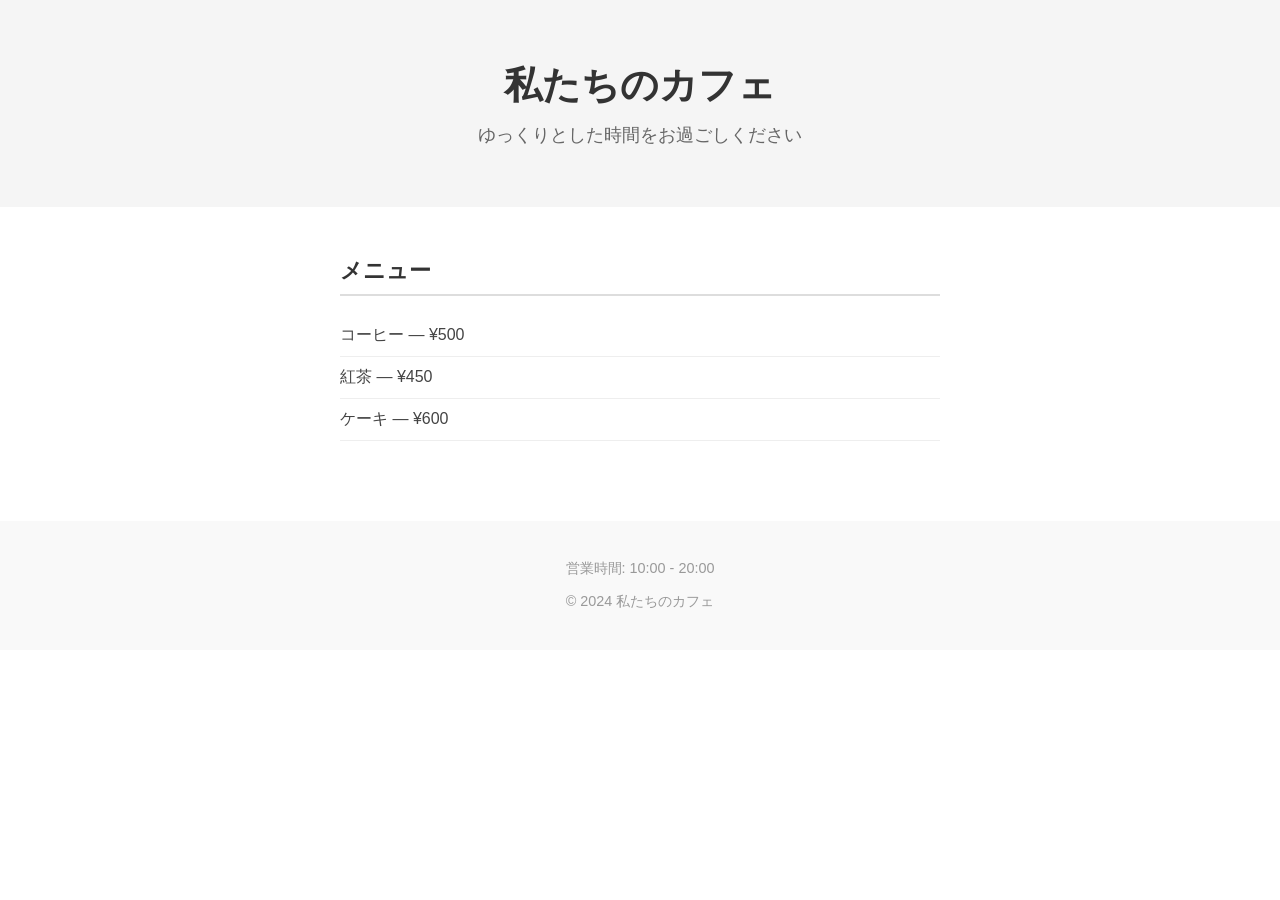
<file: conflict-resolve-challenge/top-paage.html>
<!DOCTYPE html>
<html lang="ja">
  <head>
    <meta charset="UTF-8" />
    <title>私たちのカフェ</title>
    <style>
      body {
        font-family: sans-serif;
        background-color: #ffffff;
        color: #333333;
        margin: 0;
        padding: 0;
      }

      /* ヒーローセクション */
      .hero {
        background-color: #f5f5f5;
        padding: 60px 40px;
        text-align: center;
      }

      h1 {
        font-size: 2.4rem;
        color: #333333;
        margin: 0 0 12px;
      }

      .tagline {
        font-size: 1.1rem;
        color: #666666;
        margin: 0;
      }

      /* メニューセクション */
      .menu-section {
        max-width: 600px;
        margin: 48px auto;
        padding: 0 24px;
      }

      .menu-section h2 {
        font-size: 1.4rem;
        color: #333333;
        border-bottom: 2px solid #dddddd;
        padding-bottom: 8px;
      }

      .menu-section ul {
        list-style: none;
        padding: 0;
      }

      .menu-section li {
        padding: 10px 0;
        border-bottom: 1px solid #eeeeee;
        color: #444444;
      }

      /* フッター */
      footer {
        margin-top: 80px;
        padding: 24px;
        text-align: center;
        background-color: #f9f9f9;
        color: #999999;
        font-size: 0.9rem;
      }
    </style>
  </head>
  <body>
    <div class="hero">
      <h1>私たちのカフェ</h1>
      <p class="tagline">ゆっくりとした時間をお過ごしください</p>
    </div>

    <div class="menu-section">
      <h2>メニュー</h2>
      <ul>
        <li>コーヒー — ¥500</li>
        <li>紅茶 — ¥450</li>
        <li>ケーキ — ¥600</li>
      </ul>
    </div>

    <footer>
      <p>営業時間: 10:00 - 20:00</p>
      <p>© 2024 私たちのカフェ</p>
    </footer>
  </body>
</html>
</file>
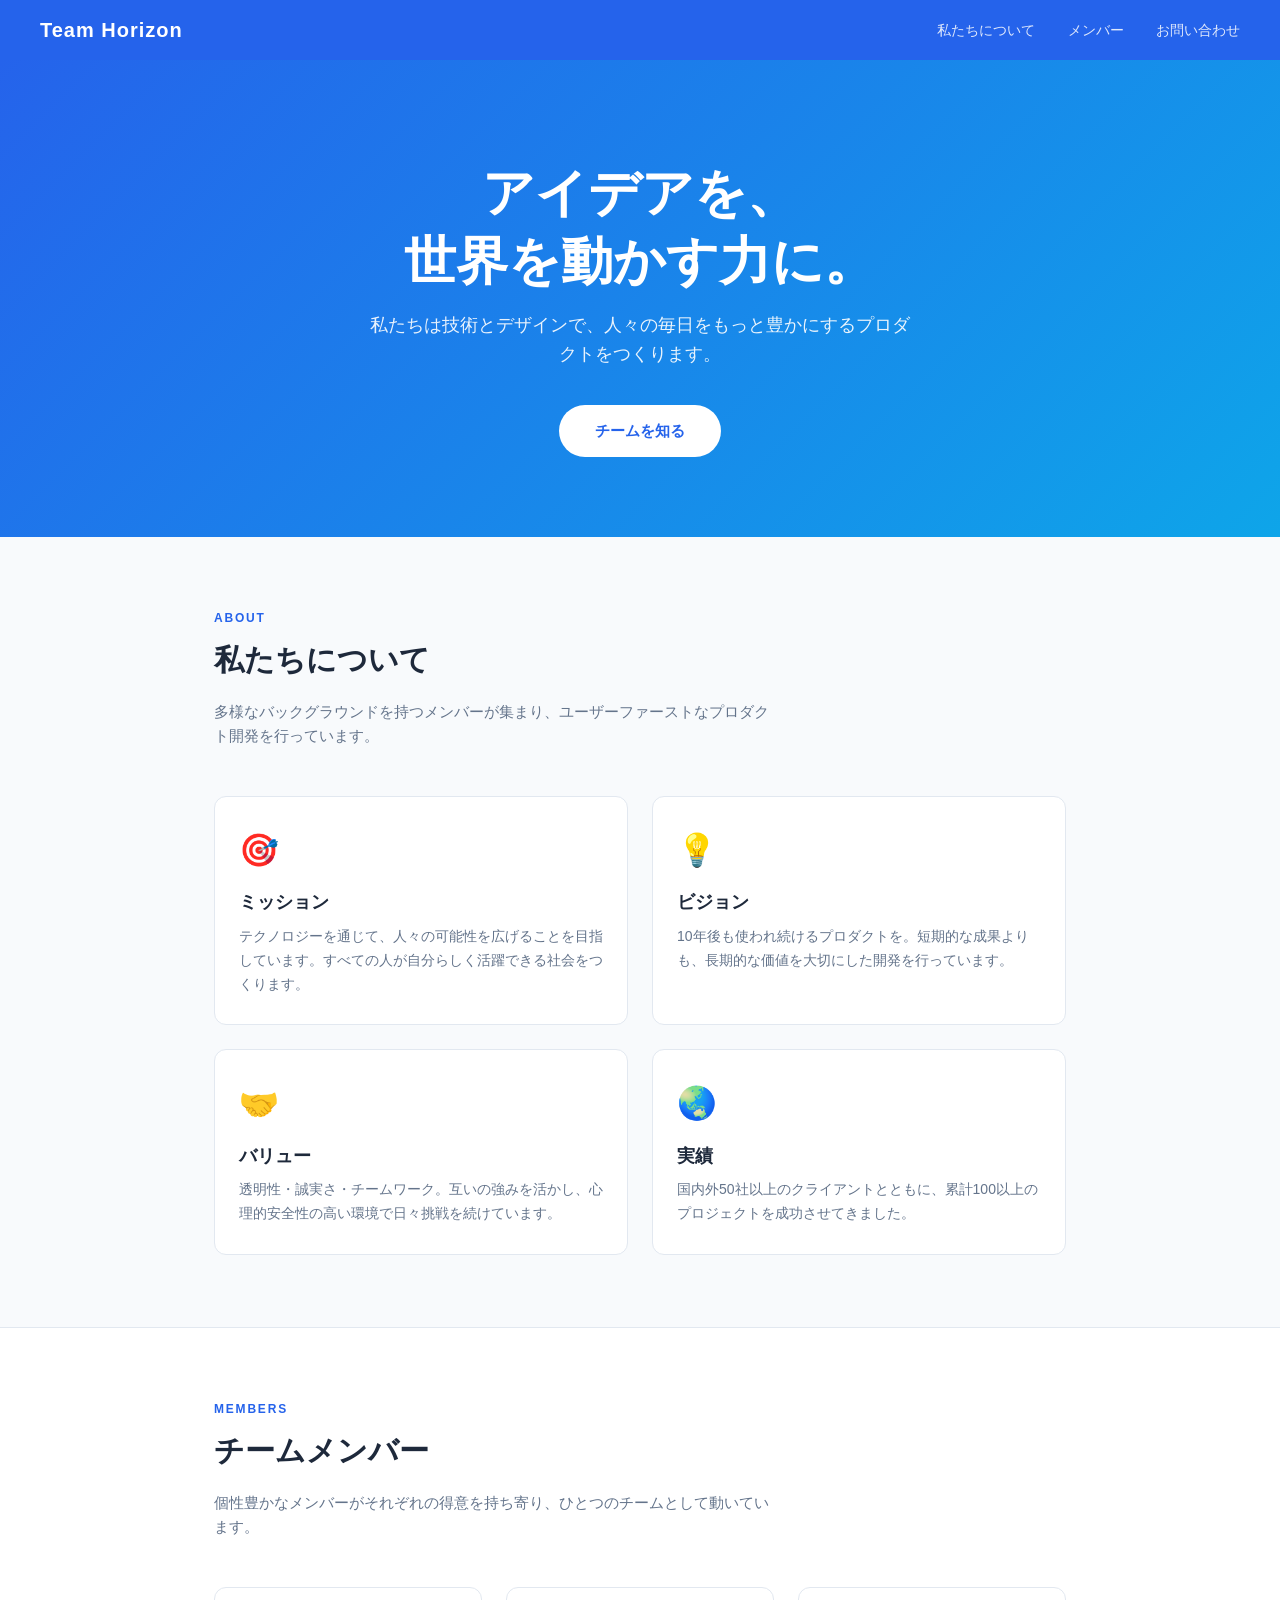
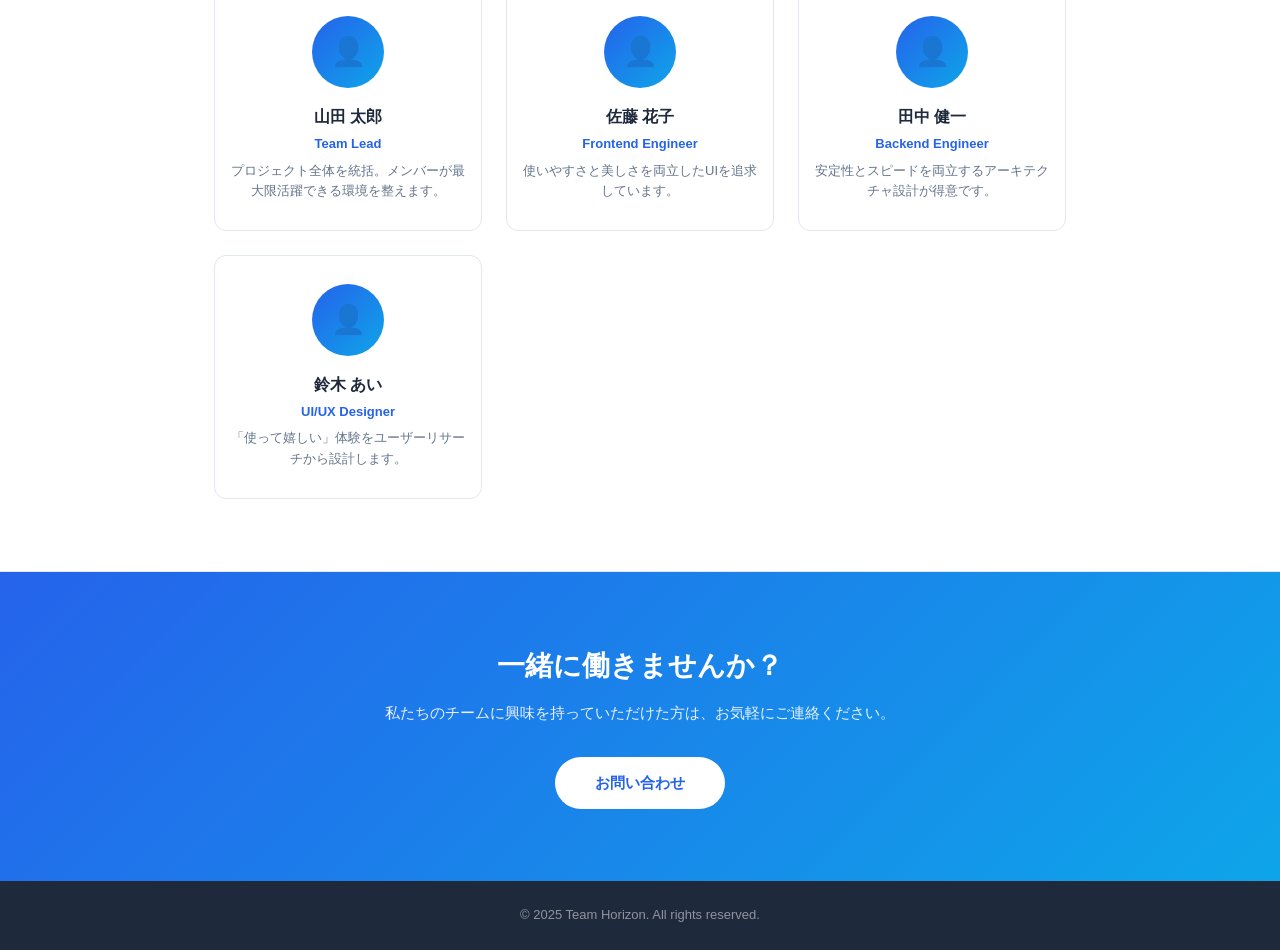
<file: conflict-resolve-challenge/top-page.html>
<!DOCTYPE html>
<html lang="ja">
  <head>
    <meta charset="UTF-8" />
    <meta name="viewport" content="width=device-width, initial-scale=1.0" />
    <title>Team Horizon</title>
    <style>
      /* ============================================
       編集ポイント A：テーマカラーを変えてみよう
       好きな色コードに書き換えてください
       例） 青 → #2563eb  緑 → #16a34a  紫 → #7c3aed
    ============================================ */
      :root {
        --color-primary: #2563eb; /* メインカラー（ナビ・ボタン・見出し） */
        --color-accent: #0ea5e9; /* アクセントカラー（グラデーション） */
        --color-bg: #f8fafc; /* ページ背景 */
        --color-text: #1e293b; /* 本文テキスト */
        --color-muted: #64748b; /* サブテキスト */
      }

      *,
      *::before,
      *::after {
        margin: 0;
        padding: 0;
        box-sizing: border-box;
      }

      body {
        font-family: "Hiragino Sans", "Meiryo", sans-serif;
        background: var(--color-bg);
        color: var(--color-text);
        line-height: 1.6;
      }

      /* ナビゲーション */
      nav {
        background: var(--color-primary);
        padding: 0 40px;
        display: flex;
        align-items: center;
        justify-content: space-between;
        height: 60px;
        position: sticky;
        top: 0;
        z-index: 100;
      }

      .nav-logo {
        color: #fff;
        font-size: 20px;
        font-weight: bold;
        letter-spacing: 0.05em;
        text-decoration: none;
      }

      .nav-links a {
        color: rgba(255, 255, 255, 0.85);
        text-decoration: none;
        margin-left: 28px;
        font-size: 14px;
        transition: color 0.2s;
      }

      .nav-links a:hover {
        color: #fff;
      }

      /* ヒーローセクション */
      .hero {
        background: linear-gradient(
          135deg,
          var(--color-primary),
          var(--color-accent)
        );
        color: #fff;
        text-align: center;
        padding: 100px 24px 80px;
      }

      .hero h1 {
        font-size: clamp(28px, 5vw, 52px);
        font-weight: bold;
        line-height: 1.3;
        margin-bottom: 16px;
      }

      .hero p {
        font-size: 18px;
        opacity: 0.9;
        max-width: 540px;
        margin: 0 auto 36px;
      }

      .hero-btn {
        display: inline-block;
        background: #fff;
        color: var(--color-primary);
        font-weight: bold;
        font-size: 15px;
        padding: 14px 36px;
        border-radius: 50px;
        text-decoration: none;
        transition: transform 0.2s, box-shadow 0.2s;
      }

      .hero-btn:hover {
        transform: translateY(-2px);
        box-shadow: 0 8px 20px rgba(0, 0, 0, 0.15);
      }

      /* セクション共通 */
      section {
        max-width: 900px;
        margin: 0 auto;
        padding: 72px 24px;
      }

      .section-label {
        font-size: 12px;
        font-weight: bold;
        letter-spacing: 0.15em;
        color: var(--color-primary);
        text-transform: uppercase;
        margin-bottom: 8px;
      }

      .section-title {
        font-size: 30px;
        font-weight: bold;
        margin-bottom: 16px;
      }

      .section-lead {
        color: var(--color-muted);
        font-size: 15px;
        max-width: 560px;
        margin-bottom: 48px;
      }

      /* 私たちについてカード */
      .about-grid {
        display: grid;
        grid-template-columns: 1fr 1fr;
        gap: 24px;
      }

      @media (max-width: 600px) {
        .about-grid {
          grid-template-columns: 1fr;
        }
      }

      .about-card {
        background: #fff;
        border: 1px solid #e2e8f0;
        border-radius: 12px;
        padding: 28px 24px;
      }

      .about-card-icon {
        font-size: 32px;
        margin-bottom: 12px;
      }

      .about-card h3 {
        font-size: 18px;
        font-weight: bold;
        margin-bottom: 8px;
      }

      .about-card p {
        font-size: 14px;
        color: var(--color-muted);
        line-height: 1.7;
      }

      /* メンバーセクション */
      .members-section {
        background: #fff;
        border-top: 1px solid #e2e8f0;
        border-bottom: 1px solid #e2e8f0;
      }

      .members-grid {
        display: grid;
        grid-template-columns: repeat(auto-fit, minmax(200px, 1fr));
        gap: 24px;
      }

      .member-card {
        text-align: center;
        padding: 28px 16px;
        border: 1px solid #e2e8f0;
        border-radius: 12px;
        transition: box-shadow 0.2s;
      }

      .member-card:hover {
        box-shadow: 0 4px 16px rgba(0, 0, 0, 0.08);
      }

      .member-avatar {
        width: 72px;
        height: 72px;
        border-radius: 50%;
        background: linear-gradient(
          135deg,
          var(--color-primary),
          var(--color-accent)
        );
        display: flex;
        align-items: center;
        justify-content: center;
        font-size: 28px;
        margin: 0 auto 16px;
        color: #fff;
      }

      .member-name {
        font-size: 16px;
        font-weight: bold;
        margin-bottom: 4px;
      }
      .member-role {
        font-size: 13px;
        color: var(--color-primary);
        font-weight: bold;
        margin-bottom: 6px;
      }
      .member-bio {
        font-size: 13px;
        color: var(--color-muted);
        line-height: 1.6;
      }

      /* お問い合わせ */
      .contact-section {
        text-align: center;
        background: linear-gradient(
          135deg,
          var(--color-primary),
          var(--color-accent)
        );
        color: #fff;
        padding: 72px 24px;
      }

      .contact-section h2 {
        font-size: 28px;
        font-weight: bold;
        margin-bottom: 12px;
      }
      .contact-section p {
        opacity: 0.9;
        margin-bottom: 32px;
        font-size: 15px;
      }

      .contact-btn {
        display: inline-block;
        background: #fff;
        color: var(--color-primary);
        font-weight: bold;
        padding: 14px 40px;
        border-radius: 50px;
        text-decoration: none;
        font-size: 15px;
      }

      /* フッター */
      footer {
        background: var(--color-text);
        color: rgba(255, 255, 255, 0.5);
        text-align: center;
        padding: 24px;
        font-size: 13px;
      }
    </style>
  </head>
  <body>
    <!-- ナビゲーション -->
    <nav>
      <!-- ============================================
         編集ポイント B：チーム名・会社名を変えよう
    ============================================ -->
      <a href="#" class="nav-logo">Team Horizon</a>
      <div class="nav-links">
        <a href="#about">私たちについて</a>
        <a href="#members">メンバー</a>
        <a href="#contact">お問い合わせ</a>
      </div>
    </nav>

    <!-- ヒーローセクション -->
    <div class="hero">
      <!-- ============================================
         編集ポイント C：キャッチコピーを変えよう
    ============================================ -->
      <h1>アイデアを、<br />世界を動かす力に。</h1>

      <!-- ============================================
         編集ポイント D：サブコピーを変えよう
    ============================================ -->
      <p>
        私たちは技術とデザインで、人々の毎日をもっと豊かにするプロダクトをつくります。
      </p>

      <a href="#about" class="hero-btn">チームを知る</a>
    </div>

    <!-- 私たちについて -->
    <section id="about">
      <div class="section-label">About</div>
      <h2 class="section-title">私たちについて</h2>
      <p class="section-lead">
        多様なバックグラウンドを持つメンバーが集まり、ユーザーファーストなプロダクト開発を行っています。
      </p>

      <div class="about-grid">
        <!-- ============================================
           編集ポイント E：カードのタイトルと説明を変えよう
      ============================================ -->
        <div class="about-card">
          <div class="about-card-icon">🎯</div>
          <h3>ミッション</h3>
          <p>
            テクノロジーを通じて、人々の可能性を広げることを目指しています。すべての人が自分らしく活躍できる社会をつくります。
          </p>
        </div>

        <div class="about-card">
          <div class="about-card-icon">💡</div>
          <h3>ビジョン</h3>
          <p>
            10年後も使われ続けるプロダクトを。短期的な成果よりも、長期的な価値を大切にした開発を行っています。
          </p>
        </div>

        <div class="about-card">
          <div class="about-card-icon">🤝</div>
          <h3>バリュー</h3>
          <p>
            透明性・誠実さ・チームワーク。互いの強みを活かし、心理的安全性の高い環境で日々挑戦を続けています。
          </p>
        </div>

        <div class="about-card">
          <div class="about-card-icon">🌏</div>
          <h3>実績</h3>
          <p>
            国内外50社以上のクライアントとともに、累計100以上のプロジェクトを成功させてきました。
          </p>
        </div>
      </div>
    </section>

    <!-- メンバー -->
    <div class="members-section" id="members">
      <section>
        <div class="section-label">Members</div>
        <h2 class="section-title">チームメンバー</h2>
        <p class="section-lead">
          個性豊かなメンバーがそれぞれの得意を持ち寄り、ひとつのチームとして動いています。
        </p>

        <div class="members-grid">
          <!-- ============================================
             編集ポイント F：名前・役職・自己紹介を変えよう
        ============================================ -->
          <div class="member-card">
            <div class="member-avatar">👤</div>
            <div class="member-name">山田 太郎</div>
            <div class="member-role">Team Lead</div>
            <div class="member-bio">
              プロジェクト全体を統括。メンバーが最大限活躍できる環境を整えます。
            </div>
          </div>

          <div class="member-card">
            <div class="member-avatar">👤</div>
            <div class="member-name">佐藤 花子</div>
            <div class="member-role">Frontend Engineer</div>
            <div class="member-bio">
              使いやすさと美しさを両立したUIを追求しています。
            </div>
          </div>

          <div class="member-card">
            <div class="member-avatar">👤</div>
            <div class="member-name">田中 健一</div>
            <div class="member-role">Backend Engineer</div>
            <div class="member-bio">
              安定性とスピードを両立するアーキテクチャ設計が得意です。
            </div>
          </div>

          <div class="member-card">
            <div class="member-avatar">👤</div>
            <div class="member-name">鈴木 あい</div>
            <div class="member-role">UI/UX Designer</div>
            <div class="member-bio">
              「使って嬉しい」体験をユーザーリサーチから設計します。
            </div>
          </div>
        </div>
      </section>
    </div>

    <!-- お問い合わせ -->
    <div class="contact-section" id="contact">
      <h2>一緒に働きませんか？</h2>
      <p>
        私たちのチームに興味を持っていただけた方は、お気軽にご連絡ください。
      </p>
      <a href="mailto:hello@team-horizon.example" class="contact-btn"
        >お問い合わせ</a
      >
    </div>

    <!-- フッター -->
    <footer>
      <p>&copy; 2025 Team Horizon. All rights reserved.</p>
    </footer>
  </body>
</html>
</file>
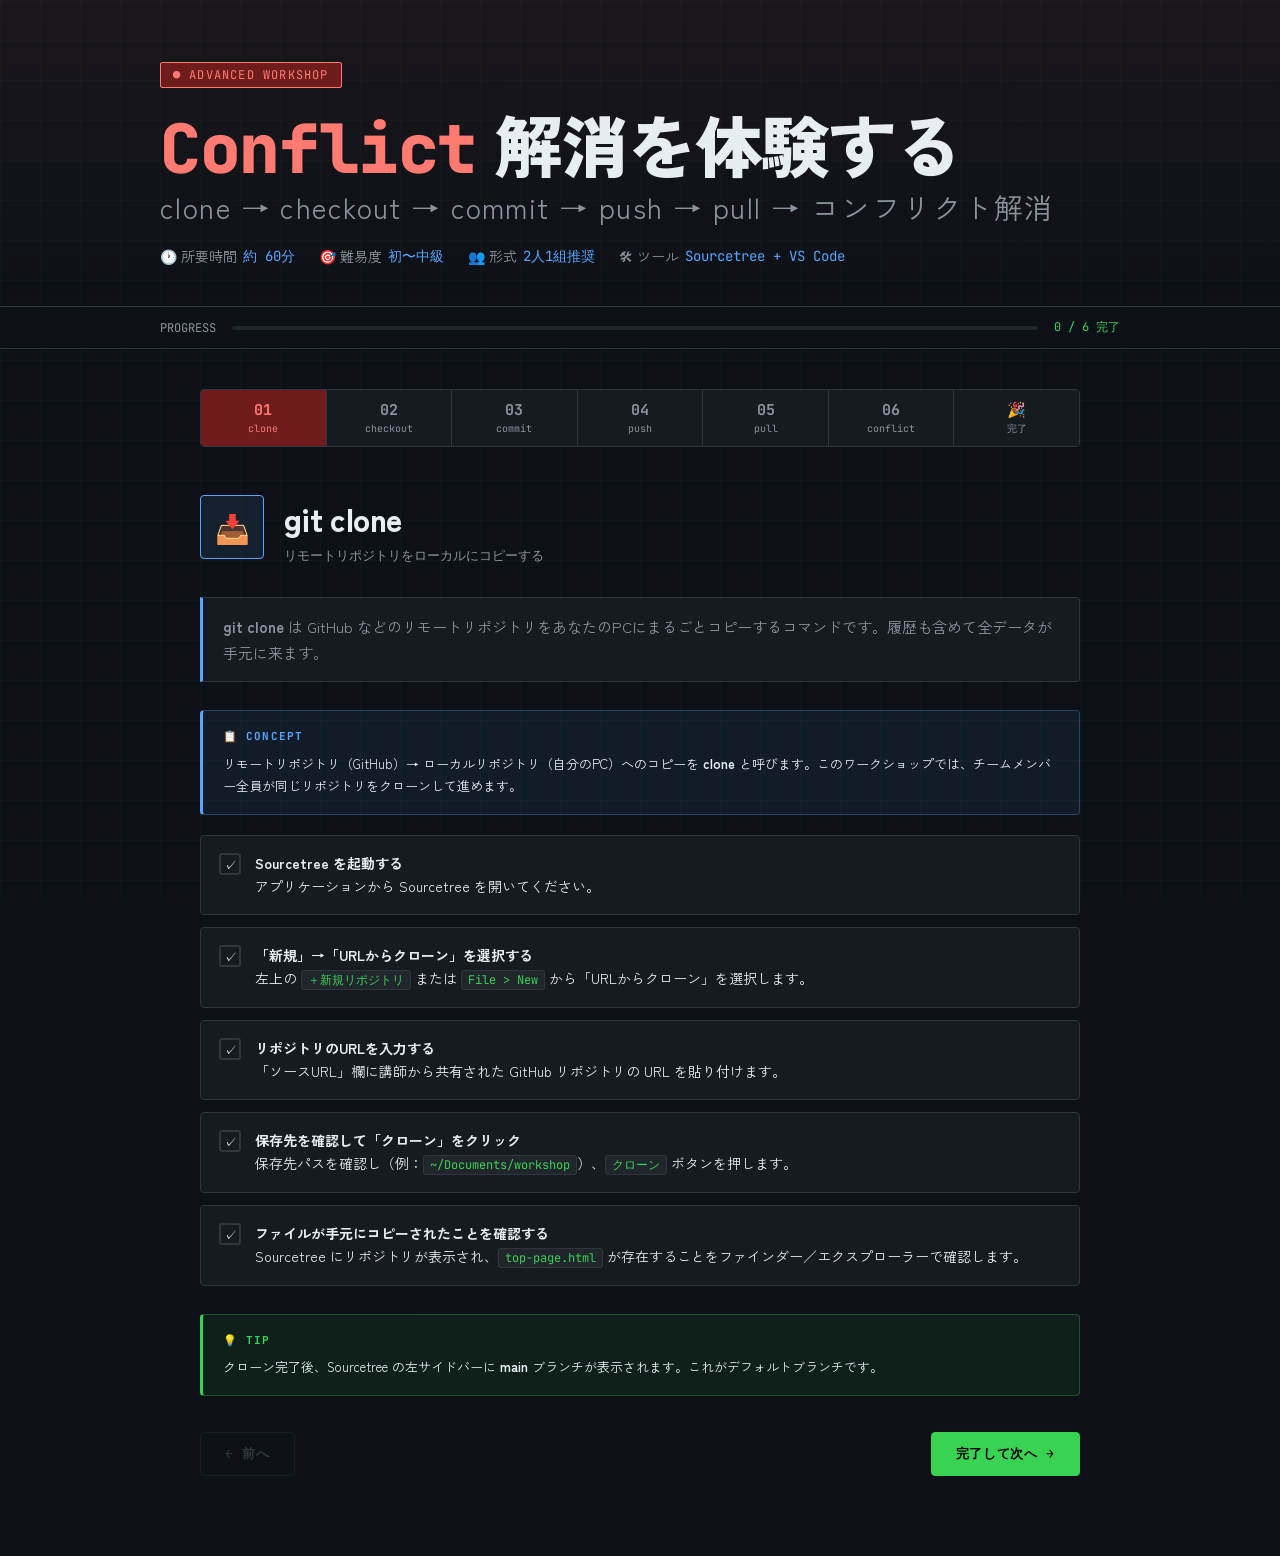
<file: conflict-resolve-challenge/workshop.html>
<!DOCTYPE html>
<html lang="ja">
  <head>
    <meta charset="UTF-8" />
    <meta name="viewport" content="width=device-width, initial-scale=1.0" />
    <title>Git Workshop — コンフリクト解消を体験する</title>
    <link
      href="https://fonts.googleapis.com/css2?family=Zen+Kaku+Gothic+New:wght@400;700;900&family=JetBrains+Mono:wght@400;700&display=swap"
      rel="stylesheet"
    />
    <style>
      :root {
        --bg: #0d1117;
        --surface: #161b22;
        --surface2: #21262d;
        --border: #30363d;
        --green: #39d353;
        --green-dim: #196127;
        --blue: #58a6ff;
        --orange: #f0883e;
        --purple: #bc8cff;
        --red: #ff7b72;
        --red-dim: #6e1c1c;
        --yellow: #e3b341;
        --text: #e6edf3;
        --text-muted: #8b949e;
        --font-body: "Zen Kaku Gothic New", sans-serif;
        --font-mono: "JetBrains Mono", monospace;
      }

      *,
      *::before,
      *::after {
        margin: 0;
        padding: 0;
        box-sizing: border-box;
      }

      body {
        background: var(--bg);
        color: var(--text);
        font-family: var(--font-body);
        min-height: 100vh;
        overflow-x: hidden;
      }

      body::before {
        content: "";
        position: fixed;
        inset: 0;
        background-image: linear-gradient(
            rgba(57, 211, 83, 0.03) 1px,
            transparent 1px
          ),
          linear-gradient(90deg, rgba(57, 211, 83, 0.03) 1px, transparent 1px);
        background-size: 40px 40px;
        pointer-events: none;
        z-index: 0;
      }

      /* ===== Header ===== */
      header {
        position: relative;
        z-index: 10;
        padding: 60px 40px 40px;
        border-bottom: 1px solid var(--border);
        background: linear-gradient(
          180deg,
          rgba(255, 123, 114, 0.06) 0%,
          transparent 100%
        );
      }

      .header-inner {
        max-width: 960px;
        margin: 0 auto;
      }

      .badge {
        display: inline-flex;
        align-items: center;
        gap: 8px;
        background: var(--red-dim);
        border: 1px solid var(--red);
        color: var(--red);
        font-family: var(--font-mono);
        font-size: 12px;
        padding: 4px 12px;
        border-radius: 2px;
        margin-bottom: 20px;
        letter-spacing: 0.1em;
      }

      .badge::before {
        content: "●";
        animation: blink 2s infinite;
      }

      @keyframes blink {
        0%,
        100% {
          opacity: 1;
        }
        50% {
          opacity: 0.3;
        }
      }

      h1 {
        font-size: clamp(32px, 5.5vw, 68px);
        font-weight: 900;
        line-height: 1.05;
        letter-spacing: -0.02em;
      }

      h1 .conflict {
        color: var(--red);
        font-family: var(--font-mono);
      }
      h1 .sub {
        display: block;
        font-size: 0.42em;
        color: var(--text-muted);
        font-weight: 400;
        letter-spacing: 0.05em;
        margin-top: 8px;
      }

      .header-meta {
        display: flex;
        gap: 24px;
        margin-top: 24px;
        flex-wrap: wrap;
      }

      .meta-pill {
        display: flex;
        align-items: center;
        gap: 6px;
        color: var(--text-muted);
        font-size: 14px;
      }
      .meta-pill span {
        color: var(--blue);
        font-family: var(--font-mono);
      }

      /* ===== Progress bar ===== */
      .progress-bar-wrap {
        position: sticky;
        top: 0;
        z-index: 100;
        background: var(--bg);
        border-bottom: 1px solid var(--border);
        padding: 12px 40px;
      }

      .progress-bar-inner {
        max-width: 960px;
        margin: 0 auto;
        display: flex;
        align-items: center;
        gap: 16px;
      }

      .progress-label {
        font-family: var(--font-mono);
        font-size: 12px;
        color: var(--text-muted);
        white-space: nowrap;
      }

      .progress-track {
        flex: 1;
        height: 4px;
        background: var(--surface2);
        border-radius: 2px;
        overflow: hidden;
      }

      .progress-fill {
        height: 100%;
        background: linear-gradient(90deg, var(--green), var(--blue));
        border-radius: 2px;
        transition: width 0.5s cubic-bezier(0.4, 0, 0.2, 1);
        box-shadow: 0 0 8px var(--green);
        width: 0%;
      }

      .progress-count {
        font-family: var(--font-mono);
        font-size: 12px;
        color: var(--green);
        white-space: nowrap;
      }

      /* ===== Main ===== */
      main {
        position: relative;
        z-index: 10;
        max-width: 960px;
        margin: 0 auto;
        padding: 40px 40px 80px;
      }

      /* ===== Steps nav ===== */
      .steps-nav {
        display: flex;
        margin-bottom: 48px;
        border: 1px solid var(--border);
        border-radius: 4px;
        overflow: hidden;
        flex-wrap: wrap;
      }

      .nav-step {
        flex: 1;
        min-width: 100px;
        padding: 10px 6px;
        text-align: center;
        font-family: var(--font-mono);
        font-size: 10px;
        color: var(--text-muted);
        background: var(--surface);
        border-right: 1px solid var(--border);
        cursor: pointer;
        transition: all 0.2s;
      }

      .nav-step:last-child {
        border-right: none;
      }
      .nav-step:hover {
        background: var(--surface2);
        color: var(--text);
      }
      .nav-step.active {
        background: var(--red-dim);
        color: var(--red);
      }
      .nav-step.done {
        color: var(--green);
      }
      .nav-step.done::after {
        content: " ✓";
      }

      .nav-step-num {
        display: block;
        font-size: 15px;
        font-weight: 700;
        margin-bottom: 2px;
      }

      /* ===== Section ===== */
      .section {
        display: none;
        animation: fadeIn 0.4s ease;
      }
      .section.active {
        display: block;
      }

      @keyframes fadeIn {
        from {
          opacity: 0;
          transform: translateY(12px);
        }
        to {
          opacity: 1;
          transform: translateY(0);
        }
      }

      /* ===== Step header ===== */
      .step-header {
        display: flex;
        align-items: flex-start;
        gap: 20px;
        margin-bottom: 32px;
      }

      .step-icon {
        width: 64px;
        height: 64px;
        border-radius: 4px;
        display: flex;
        align-items: center;
        justify-content: center;
        font-size: 28px;
        flex-shrink: 0;
        border: 1px solid;
      }

      .icon-clone {
        background: rgba(88, 166, 255, 0.1);
        border-color: var(--blue);
      }
      .icon-checkout {
        background: rgba(188, 140, 255, 0.1);
        border-color: var(--purple);
      }
      .icon-commit {
        background: rgba(57, 211, 83, 0.1);
        border-color: var(--green);
      }
      .icon-push {
        background: rgba(240, 136, 62, 0.1);
        border-color: var(--orange);
      }
      .icon-pull {
        background: rgba(255, 123, 114, 0.1);
        border-color: var(--red);
      }
      .icon-conflict {
        background: rgba(227, 179, 65, 0.12);
        border-color: var(--yellow);
      }

      .step-title-wrap h2 {
        font-size: 32px;
        font-weight: 900;
        letter-spacing: -0.02em;
      }

      .step-cmd {
        font-family: var(--font-mono);
        font-size: 13px;
        color: var(--text-muted);
        margin-top: 6px;
      }

      /* ===== Intro / info boxes ===== */
      .step-intro {
        background: var(--surface);
        border: 1px solid var(--border);
        border-left: 3px solid var(--blue);
        padding: 16px 20px;
        border-radius: 0 4px 4px 0;
        font-size: 15px;
        line-height: 1.7;
        margin-bottom: 28px;
        color: var(--text-muted);
      }

      .info-box {
        border-radius: 4px;
        padding: 16px 20px;
        margin-bottom: 20px;
        font-size: 13px;
        line-height: 1.75;
      }

      .info-box.tip {
        background: rgba(57, 211, 83, 0.08);
        border: 1px solid rgba(57, 211, 83, 0.3);
        border-left: 3px solid var(--green);
      }
      .info-box.warning {
        background: rgba(240, 136, 62, 0.08);
        border: 1px solid rgba(240, 136, 62, 0.3);
        border-left: 3px solid var(--orange);
      }
      .info-box.info {
        background: rgba(88, 166, 255, 0.08);
        border: 1px solid rgba(88, 166, 255, 0.3);
        border-left: 3px solid var(--blue);
      }
      .info-box.danger {
        background: rgba(255, 123, 114, 0.08);
        border: 1px solid rgba(255, 123, 114, 0.3);
        border-left: 3px solid var(--red);
      }
      .info-box.concept {
        background: rgba(227, 179, 65, 0.07);
        border: 1px solid rgba(227, 179, 65, 0.3);
        border-left: 3px solid var(--yellow);
      }

      .info-box-label {
        font-weight: 700;
        font-family: var(--font-mono);
        font-size: 11px;
        letter-spacing: 0.1em;
        margin-bottom: 6px;
      }

      .tip .info-box-label {
        color: var(--green);
      }
      .warning .info-box-label {
        color: var(--orange);
      }
      .info .info-box-label {
        color: var(--blue);
      }
      .danger .info-box-label {
        color: var(--red);
      }
      .concept .info-box-label {
        color: var(--yellow);
      }

      /* ===== Task list ===== */
      .task-list {
        list-style: none;
        display: flex;
        flex-direction: column;
        gap: 12px;
        margin-bottom: 28px;
      }

      .task-item {
        display: flex;
        align-items: flex-start;
        gap: 14px;
        background: var(--surface);
        border: 1px solid var(--border);
        border-radius: 4px;
        padding: 16px 18px;
        cursor: pointer;
        transition: all 0.2s;
      }

      .task-item:hover {
        border-color: var(--green);
        background: var(--surface2);
      }
      .task-item.checked {
        border-color: var(--green);
        background: rgba(57, 211, 83, 0.05);
      }

      .task-check {
        width: 22px;
        height: 22px;
        border: 2px solid var(--border);
        border-radius: 3px;
        flex-shrink: 0;
        margin-top: 1px;
        display: flex;
        align-items: center;
        justify-content: center;
        transition: all 0.2s;
        font-size: 13px;
      }

      .task-item.checked .task-check {
        background: var(--green);
        border-color: var(--green);
        color: #000;
      }

      .task-text {
        flex: 1;
        font-size: 14px;
        line-height: 1.65;
      }
      .task-text strong {
        color: var(--text);
        font-weight: 700;
      }

      .highlight {
        font-family: var(--font-mono);
        background: var(--surface2);
        border: 1px solid var(--border);
        padding: 1px 6px;
        border-radius: 3px;
        font-size: 12px;
        color: var(--green);
      }

      /* ===== Conflict marker demo ===== */
      .conflict-demo {
        background: #010409;
        border: 1px solid var(--border);
        border-radius: 6px;
        overflow: hidden;
        margin-bottom: 20px;
        font-family: var(--font-mono);
        font-size: 13px;
      }

      .conflict-demo-header {
        background: var(--surface2);
        border-bottom: 1px solid var(--border);
        padding: 8px 16px;
        font-size: 11px;
        color: var(--text-muted);
        letter-spacing: 0.08em;
        display: flex;
        align-items: center;
        gap: 8px;
      }

      .conflict-demo-header::before {
        content: "⚠";
        color: var(--yellow);
      }

      .conflict-line {
        padding: 4px 16px;
        line-height: 1.6;
      }

      .line-marker-start {
        color: var(--blue);
        background: rgba(88, 166, 255, 0.08);
      }
      .line-mine {
        color: var(--red);
        background: rgba(255, 123, 114, 0.08);
      }
      .line-separator {
        color: var(--text-muted);
        background: rgba(255, 255, 255, 0.03);
      }
      .line-theirs {
        color: var(--green);
        background: rgba(57, 211, 83, 0.08);
      }
      .line-marker-end {
        color: var(--blue);
        background: rgba(88, 166, 255, 0.08);
      }
      .line-normal {
        color: var(--text-muted);
      }

      /* ===== Resolution options ===== */
      .resolution-grid {
        display: grid;
        grid-template-columns: 1fr 1fr 1fr;
        gap: 12px;
        margin-bottom: 20px;
      }

      @media (max-width: 640px) {
        .resolution-grid {
          grid-template-columns: 1fr;
        }
      }

      .resolution-card {
        background: var(--surface);
        border: 1px solid var(--border);
        border-radius: 6px;
        padding: 16px;
        text-align: center;
      }

      .resolution-card .res-icon {
        font-size: 28px;
        margin-bottom: 8px;
      }
      .resolution-card h4 {
        font-size: 13px;
        font-weight: 700;
        margin-bottom: 6px;
        color: var(--text);
      }
      .resolution-card p {
        font-size: 12px;
        color: var(--text-muted);
        line-height: 1.5;
      }

      .res-mine {
        border-color: rgba(255, 123, 114, 0.4);
      }
      .res-theirs {
        border-color: rgba(57, 211, 83, 0.4);
      }
      .res-both {
        border-color: rgba(227, 179, 65, 0.4);
      }

      /* ===== Screenshot hint ===== */
      .screenshot-hint {
        background: var(--surface2);
        border: 1px dashed var(--border);
        border-radius: 4px;
        padding: 14px 18px;
        font-size: 13px;
        color: var(--text-muted);
        display: flex;
        align-items: flex-start;
        gap: 10px;
        margin-bottom: 20px;
      }

      .screenshot-hint::before {
        content: "📸";
        font-size: 16px;
        flex-shrink: 0;
        margin-top: 1px;
      }

      /* ===== Flow diagram ===== */
      .flow-diagram {
        display: flex;
        align-items: center;
        gap: 0;
        margin-bottom: 24px;
        flex-wrap: wrap;
        gap: 4px;
      }

      .flow-node {
        background: var(--surface2);
        border: 1px solid var(--border);
        border-radius: 4px;
        padding: 8px 14px;
        font-family: var(--font-mono);
        font-size: 12px;
        color: var(--text-muted);
        white-space: nowrap;
      }

      .flow-node.active-node {
        border-color: var(--yellow);
        color: var(--yellow);
        background: rgba(227, 179, 65, 0.08);
      }
      .flow-arrow {
        color: var(--text-muted);
        font-size: 16px;
        padding: 0 4px;
      }

      /* ===== Nav buttons ===== */
      .nav-buttons {
        display: flex;
        gap: 12px;
        margin-top: 36px;
        justify-content: space-between;
        align-items: center;
      }

      .btn {
        display: inline-flex;
        align-items: center;
        gap: 8px;
        padding: 12px 24px;
        border-radius: 4px;
        font-family: var(--font-mono);
        font-size: 13px;
        font-weight: 700;
        letter-spacing: 0.05em;
        cursor: pointer;
        border: 1px solid;
        transition: all 0.2s;
      }

      .btn-primary {
        background: var(--green);
        border-color: var(--green);
        color: #000;
      }
      .btn-primary:hover {
        background: #5de87a;
        box-shadow: 0 0 20px rgba(57, 211, 83, 0.4);
      }
      .btn-secondary {
        background: transparent;
        border-color: var(--border);
        color: var(--text-muted);
      }
      .btn-secondary:hover {
        border-color: var(--text-muted);
        color: var(--text);
      }
      .btn:disabled {
        opacity: 0.3;
        cursor: not-allowed;
      }

      /* ===== Complete ===== */
      .complete-screen {
        text-align: center;
        padding: 60px 20px;
      }

      .complete-icon {
        font-size: 80px;
        margin-bottom: 24px;
        animation: pop 0.5s cubic-bezier(0.175, 0.885, 0.32, 1.275);
      }

      @keyframes pop {
        from {
          transform: scale(0);
          opacity: 0;
        }
        to {
          transform: scale(1);
          opacity: 1;
        }
      }

      .complete-screen h2 {
        font-size: 40px;
        font-weight: 900;
        color: var(--green);
        margin-bottom: 12px;
      }
      .complete-screen > p {
        color: var(--text-muted);
        font-size: 16px;
        margin-bottom: 32px;
      }

      .command-summary {
        display: flex;
        flex-direction: column;
        gap: 8px;
        max-width: 520px;
        margin: 0 auto 32px;
        text-align: left;
      }

      .cmd-row {
        display: flex;
        align-items: center;
        gap: 12px;
        background: var(--surface);
        border: 1px solid var(--border);
        border-radius: 4px;
        padding: 10px 16px;
      }

      .cmd-row .cmd-icon {
        font-size: 16px;
      }
      .cmd-row .cmd-name {
        font-family: var(--font-mono);
        font-size: 13px;
        color: var(--green);
        flex: 1;
      }
      .cmd-row .cmd-desc {
        font-size: 12px;
        color: var(--text-muted);
      }
      .cmd-row.highlight-row {
        border-color: var(--yellow);
        background: rgba(227, 179, 65, 0.06);
      }
      .cmd-row.highlight-row .cmd-name {
        color: var(--yellow);
      }

      /* ===== Responsive ===== */
      @media (max-width: 640px) {
        header {
          padding: 40px 20px 30px;
        }
        main {
          padding: 24px 20px 60px;
        }
        .progress-bar-wrap {
          padding: 10px 20px;
        }
        .steps-nav {
          display: none;
        }
      }
    </style>
  </head>
  <body>
    <header>
      <div class="header-inner">
        <div class="badge">ADVANCED WORKSHOP</div>
        <h1>
          <span class="conflict">Conflict</span> 解消を体験する
          <span class="sub"
            >clone → checkout → commit → push → pull → コンフリクト解消</span
          >
        </h1>
        <div class="header-meta">
          <div class="meta-pill">🕐 所要時間 <span>約 60分</span></div>
          <div class="meta-pill">🎯 難易度 <span>初〜中級</span></div>
          <div class="meta-pill">👥 形式 <span>2人1組推奨</span></div>
          <div class="meta-pill">
            🛠 ツール <span>Sourcetree + VS Code</span>
          </div>
        </div>
      </div>
    </header>

    <div class="progress-bar-wrap">
      <div class="progress-bar-inner">
        <div class="progress-label">PROGRESS</div>
        <div class="progress-track">
          <div class="progress-fill" id="progressFill"></div>
        </div>
        <div class="progress-count" id="progressCount">0 / 6 完了</div>
      </div>
    </div>

    <main>
      <!-- Steps nav -->
      <div class="steps-nav" id="stepsNav">
        <div class="nav-step active" onclick="goTo(0)" id="nav0">
          <span class="nav-step-num">01</span>clone
        </div>
        <div class="nav-step" onclick="goTo(1)" id="nav1">
          <span class="nav-step-num">02</span>checkout
        </div>
        <div class="nav-step" onclick="goTo(2)" id="nav2">
          <span class="nav-step-num">03</span>commit
        </div>
        <div class="nav-step" onclick="goTo(3)" id="nav3">
          <span class="nav-step-num">04</span>push
        </div>
        <div class="nav-step" onclick="goTo(4)" id="nav4">
          <span class="nav-step-num">05</span>pull
        </div>
        <div class="nav-step" onclick="goTo(5)" id="nav5">
          <span class="nav-step-num">06</span>conflict
        </div>
        <div class="nav-step" onclick="goTo(6)" id="nav6">
          <span class="nav-step-num">🎉</span>完了
        </div>
      </div>

      <!-- ========== STEP 0: clone ========== -->
      <div class="section active" id="section0">
        <div class="step-header">
          <div class="step-icon icon-clone">📥</div>
          <div class="step-title-wrap">
            <h2>git clone</h2>
            <div class="step-cmd">リモートリポジトリをローカルにコピーする</div>
          </div>
        </div>

        <div class="step-intro">
          <strong>git clone</strong> は GitHub
          などのリモートリポジトリをあなたのPCにまるごとコピーするコマンドです。履歴も含めて全データが手元に来ます。
        </div>

        <div class="info-box info">
          <div class="info-box-label">📋 CONCEPT</div>
          リモートリポジトリ（GitHub）→
          ローカルリポジトリ（自分のPC）へのコピーを
          <strong>clone</strong>
          と呼びます。このワークショップでは、チームメンバー全員が同じリポジトリをクローンして進めます。
        </div>

        <ul class="task-list" id="tasks0">
          <li class="task-item" onclick="toggleTask(this,0,0)">
            <div class="task-check">✓</div>
            <div class="task-text">
              <strong>Sourcetree を起動する</strong><br />
              アプリケーションから Sourcetree を開いてください。
            </div>
          </li>
          <li class="task-item" onclick="toggleTask(this,0,1)">
            <div class="task-check">✓</div>
            <div class="task-text">
              <strong>「新規」→「URLからクローン」を選択する</strong><br />
              左上の <span class="highlight">＋新規リポジトリ</span> または
              <span class="highlight">File > New</span>
              から「URLからクローン」を選択します。
            </div>
          </li>
          <li class="task-item" onclick="toggleTask(this,0,2)">
            <div class="task-check">✓</div>
            <div class="task-text">
              <strong>リポジトリのURLを入力する</strong><br />
              「ソースURL」欄に講師から共有された GitHub リポジトリの URL
              を貼り付けます。
            </div>
          </li>
          <li class="task-item" onclick="toggleTask(this,0,3)">
            <div class="task-check">✓</div>
            <div class="task-text">
              <strong>保存先を確認して「クローン」をクリック</strong><br />
              保存先パスを確認し（例：<span class="highlight"
                >~/Documents/workshop</span
              >）、<span class="highlight">クローン</span> ボタンを押します。
            </div>
          </li>
          <li class="task-item" onclick="toggleTask(this,0,4)">
            <div class="task-check">✓</div>
            <div class="task-text">
              <strong>ファイルが手元にコピーされたことを確認する</strong><br />
              Sourcetree にリポジトリが表示され、<span class="highlight"
                >top-page.html</span
              >
              が存在することをファインダー／エクスプローラーで確認します。
            </div>
          </li>
        </ul>

        <div class="info-box tip">
          <div class="info-box-label">💡 TIP</div>
          クローン完了後、Sourcetree の左サイドバーに
          <strong>main</strong>
          ブランチが表示されます。これがデフォルトブランチです。
        </div>

        <div class="nav-buttons">
          <button class="btn btn-secondary" disabled>← 前へ</button>
          <button class="btn btn-primary" onclick="completeStep(0)">
            完了して次へ →
          </button>
        </div>
      </div>

      <!-- ========== STEP 1: checkout ========== -->
      <div class="section" id="section1">
        <div class="step-header">
          <div class="step-icon icon-checkout">🌿</div>
          <div class="step-title-wrap">
            <h2>git checkout</h2>
            <div class="step-cmd">新しいブランチを作成して切り替える</div>
          </div>
        </div>

        <div class="step-intro">
          <strong>git checkout</strong>
          は作業ブランチを切り替えるコマンドです。新機能や修正は必ず新しいブランチを作って作業します。これがチーム開発の鉄則です。
        </div>

        <div class="info-box info">
          <div class="info-box-label">📋 CONCEPT</div>
          <strong>ブランチ</strong> はコードの「作業コピー」。main
          から分岐して作業することで、他の人の作業を邪魔せずに開発できます。このワークショップでは
          <strong>2人が同じファイルの同じ箇所を別ブランチで編集</strong>
          してコンフリクトを意図的に起こします。
        </div>

        <ul class="task-list" id="tasks1">
          <li class="task-item" onclick="toggleTask(this,1,0)">
            <div class="task-check">✓</div>
            <div class="task-text">
              <strong>現在 main ブランチにいることを確認する</strong><br />
              左サイドバーの <span class="highlight">main</span> の横に ●
              が表示されていることを確認します。
            </div>
          </li>
          <li class="task-item" onclick="toggleTask(this,1,1)">
            <div class="task-check">✓</div>
            <div class="task-text">
              <strong>自分専用のブランチを作成する</strong><br />
              上部ツールバーの
              <span class="highlight">ブランチ</span> をクリック。ブランチ名を
              <span class="highlight">自分の名前-conflict-resolve</span>
              と入力して「ブランチを作成」します。<br />
              例：<span class="highlight">yamada-conflict-resolve</span>
            </div>
          </li>
          <li class="task-item" onclick="toggleTask(this,1,2)">
            <div class="task-check">✓</div>
            <div class="task-text">
              <strong>新ブランチに切り替わったか確認する</strong><br />
              左サイドバーに
              <span class="highlight">自分の名前-conflict-resolve</span>
              が太字で表示されていることを確認します。
            </div>
          </li>
          <li class="task-item" onclick="toggleTask(this,1,3)">
            <div class="task-check">✓</div>
            <div class="task-text">
              <strong>ペアの相手も同じ手順でブランチを作ったか確認する</strong
              ><br />
              2人1組の場合、お互いに異なるブランチ名（例：<span
                class="highlight"
                >yamada-conflict-resolve</span
              >
              と
              <span class="highlight">sato-conflict-resolve</span
              >）が作れていることを確認します。
            </div>
          </li>
        </ul>

        <div class="info-box warning">
          <div class="info-box-label">⚠️ POINT</div>
          このワークショップでは「2人が同じ
          <strong>top-page.html</strong>
          の同じ行を別々に編集する」ことでコンフリクトを再現します。次のステップでどこを編集するか、ペアと相談しながら進めましょう。
        </div>

        <div class="nav-buttons">
          <button class="btn btn-secondary" onclick="goTo(0)">← 前へ</button>
          <button class="btn btn-primary" onclick="completeStep(1)">
            完了して次へ →
          </button>
        </div>
      </div>

      <!-- ========== STEP 2: commit ========== -->
      <div class="section" id="section2">
        <div class="step-header">
          <div class="step-icon icon-commit">📝</div>
          <div class="step-title-wrap">
            <h2>git commit</h2>
            <div class="step-cmd">top-page.html を編集してコミットする</div>
          </div>
        </div>

        <div class="step-intro">
          <strong>ここがコンフリクトの仕込みポイントです。</strong> 2人が
          <strong>同じファイルの同じ行</strong>
          を異なる内容で編集することで、後のステップでコンフリクトが発生します。
        </div>

        <div class="info-box concept">
          <div class="info-box-label">🎯 今回の作戦</div>
          まずはリポジトリ内の
          <span class="highlight">top-page.html</span>
          を元に、自分用のコピー
          <span class="highlight">top-page.your-name.html</span>
          を作成して使います。その上で 2人とも
          <span class="highlight">top-page.your-name.html</span>
          の
          <strong>キャッチコピー（編集ポイント C）</strong>
          を、それぞれ<strong>別の文言</strong>に書き換えます。同じ行が2つの異なる内容になるため、マージ時にコンフリクトが起きます。
        </div>

        <ul class="task-list" id="tasks2">
          <li class="task-item" onclick="toggleTask(this,2,0)">
            <div class="task-check">✓</div>
            <div class="task-text">
              <strong
                >top-page.html をコピーして top-page.your-name.html
                を作成する</strong
              ><br />
              リポジトリ内の
              <span class="highlight">top-page.html</span>
              を VS Code などのエディタで開き、
              <span class="highlight">名前を付けて保存</span>
              などを使って
              <span class="highlight">top-page.your-name.html</span>
              という名前で同じフォルダにコピーを作成します。
              以降の編集はこのファイルで行います。
            </div>
          </li>
          <li class="task-item" onclick="toggleTask(this,2,1)">
            <div class="task-check">✓</div>
            <div class="task-text">
              <strong>top-page.your-name.html をエディタとブラウザで開く</strong
              ><br />
              <span class="highlight">top-page.your-name.html</span> を VS Code
              で開きます。同時にブラウザにドラッグして現在の見た目を確認しましょう。
            </div>
          </li>
          <li class="task-item" onclick="toggleTask(this,2,2)">
            <div class="task-check">✓</div>
            <div class="task-text">
              <strong
                >【編集ポイント C】キャッチコピーを自分の文言に変更する</strong
              ><br />
              <span class="highlight">&lt;!-- 編集ポイント C --&gt;</span>
              直下の
              <span class="highlight">&lt;h1&gt;</span>
              内のキャッチコピーを書き換えます。<br />
              ペア A 例：<code>未来を、チームの力で切り拓く。</code><br />
              ペア B 例：<code>挑戦を、仲間と共に歩む。</code><br />
              ※ 2人が<strong>必ず異なる文言</strong>にすることがポイントです！
            </div>
          </li>
          <li class="task-item" onclick="toggleTask(this,2,2)">
            <div class="task-check">✓</div>
            <div class="task-text">
              <strong>【編集ポイント F】自分の名前・役職を追加する</strong
              ><br />
              メンバーカードの
              <span class="highlight">山田 太郎</span> を自分の名前に、<span
                class="highlight"
                >Team Lead</span
              >
              を自分の役職に書き換えて保存します。
            </div>
          </li>
          <li class="task-item" onclick="toggleTask(this,2,3)">
            <div class="task-check">✓</div>
            <div class="task-text">
              <strong>Sourcetree で差分を確認する</strong><br />
              <span class="highlight">作業ツリーのファイル</span> に
              <span class="highlight">top-page.your-name.html</span>
              が表示されます。クリックすると右側に差分（赤＝削除、緑＝追加）が確認できます。
            </div>
          </li>
          <li class="task-item" onclick="toggleTask(this,2,4)">
            <div class="task-check">✓</div>
            <div class="task-text">
              <strong>ステージングしてコミットする</strong><br />
              <span class="highlight">＋ ステージング</span> →
              コミットメッセージ入力 →
              <span class="highlight">コミット</span> ボタンを押します。<br />
              例：<span class="highlight"
                >Update catchcopy and add member info</span
              >
            </div>
          </li>
        </ul>

        <div class="info-box tip">
          <div class="info-box-label">💡 GOOD COMMIT MESSAGE</div>
          ✅ <code>Update catchcopy and add member info</code><br />
          ❌ <code>修正した</code> / <code>html変えた</code>
        </div>

        <div class="nav-buttons">
          <button class="btn btn-secondary" onclick="goTo(1)">← 前へ</button>
          <button class="btn btn-primary" onclick="completeStep(2)">
            完了して次へ →
          </button>
        </div>
      </div>

      <!-- ========== STEP 3: push ========== -->
      <div class="section" id="section3">
        <div class="step-header">
          <div class="step-icon icon-push">🚀</div>
          <div class="step-title-wrap">
            <h2>git push</h2>
            <div class="step-cmd">自分のブランチをリモートに送信する</div>
          </div>
        </div>

        <div class="step-intro">
          <strong>git push</strong> で、ローカルのコミットを GitHub
          に送ります。2人ともプッシュすることで、次のステップでコンフリクトが発生する準備が整います。
        </div>

        <div class="info-box info">
          <div class="info-box-label">📋 CONCEPT</div>
          コミットはローカルだけに存在します。<strong
            >push することで初めてリモートに反映</strong
          >され、他の人と共有できます。
        </div>

        <ul class="task-list" id="tasks3">
          <li class="task-item" onclick="toggleTask(this,3,0)">
            <div class="task-check">✓</div>
            <div class="task-text">
              <strong>ヒストリーでコミットを確認する</strong><br />
              Sourcetree の
              <span class="highlight">ヒストリー</span>
              タブを開き、先ほどのコミットが表示されていることを確認します。
            </div>
          </li>
          <li class="task-item" onclick="toggleTask(this,3,1)">
            <div class="task-check">✓</div>
            <div class="task-text">
              <strong>「プッシュ」ボタンをクリックする</strong><br />
              上部ツールバーの
              <span class="highlight">プッシュ</span> をクリックします。
            </div>
          </li>
          <li class="task-item" onclick="toggleTask(this,3,2)">
            <div class="task-check">✓</div>
            <div class="task-text">
              <strong>自分のブランチを確認してプッシュする</strong><br />
              ダイアログで
              <span class="highlight">自分の名前-conflict-resolve</span>
              が選択されていることを確認して「プッシュ」をクリックします。
            </div>
          </li>
          <li class="task-item" onclick="toggleTask(this,3,3)">
            <div class="task-check">✓</div>
            <div class="task-text">
              <strong>GitHub でブランチが追加されたか確認する</strong><br />
              ブラウザでリポジトリを開き、<span class="highlight"
                >自分の名前-conflict-resolve</span
              >
              ブランチが表示されることを確認します。
            </div>
          </li>
          <li class="task-item" onclick="toggleTask(this,3,4)">
            <div class="task-check">✓</div>
            <div class="task-text">
              <strong>ペアの相手もプッシュを完了したか確認する</strong><br />
              GitHub 上に2人分のブランチ（<span class="highlight"
                >yamada-conflict-resolve</span
              >
              と
              <span class="highlight">sato-conflict-resolve</span>
              など）が揃っていることを確認します。
            </div>
          </li>
        </ul>

        <div class="screenshot-hint">
          GitHub
          で2人分のブランチが並んでいるのを確認してスクリーンショットを撮っておくと振り返りに使えます。
        </div>

        <div class="nav-buttons">
          <button class="btn btn-secondary" onclick="goTo(2)">← 前へ</button>
          <button class="btn btn-primary" onclick="completeStep(3)">
            完了して次へ →
          </button>
        </div>
      </div>

      <!-- ========== STEP 4: pull / merge ========== -->
      <div class="section" id="section4">
        <div class="step-header">
          <div class="step-icon icon-pull">⬇️</div>
          <div class="step-title-wrap">
            <h2>git pull / merge</h2>
            <div class="step-cmd">
              相手のブランチを main にマージしてコンフリクトを発生させる
            </div>
          </div>
        </div>

        <div class="step-intro">
          いよいよコンフリクトを意図的に起こします。ペアのどちらか
          <strong>1人</strong> がこのステップを担当して、2つのブランチを main
          にマージしましょう。
        </div>

        <div class="info-box concept">
          <div class="info-box-label">🎯 このステップのシナリオ</div>
          <strong>担当者A</strong> が自分のブランチを main にマージ → 続けて
          <strong>担当者A</strong> が担当者Bのブランチも main
          にマージしようとする →
          <strong>同じ行が違う内容</strong> なのでコンフリクトが発生！
        </div>

        <ul class="task-list" id="tasks4">
          <li class="task-item" onclick="toggleTask(this,4,0)">
            <div class="task-check">✓</div>
            <div class="task-text">
              <strong>main ブランチに切り替える</strong><br />
              左サイドバーの
              <span class="highlight">main</span>
              をダブルクリックして切り替えます。
            </div>
          </li>
          <li class="task-item" onclick="toggleTask(this,4,1)">
            <div class="task-check">✓</div>
            <div class="task-text">
              <strong>プルして main を最新の状態にする</strong><br />
              上部ツールバーの
              <span class="highlight">プル</span> をクリックし、<span
                class="highlight"
                >origin/main</span
              >
              から最新を取得します。
            </div>
          </li>
          <li class="task-item" onclick="toggleTask(this,4,2)">
            <div class="task-check">✓</div>
            <div class="task-text">
              <strong>自分のブランチを main にマージする（1人目）</strong><br />
              上部ツールバーの <span class="highlight">マージ</span> をクリック
              →
              <span class="highlight">自分の名前-conflict-resolve</span>
              を選択して「OK」を押します。<br />
              この時点ではコンフリクトは発生しません。
            </div>
          </li>
          <li class="task-item" onclick="toggleTask(this,4,3)">
            <div class="task-check">✓</div>
            <div class="task-text">
              <strong
                >相手のブランチを main にマージする（2人目を取り込む）</strong
              ><br />
              もう一度 <span class="highlight">マージ</span> をクリック →
              <span class="highlight">相手の名前-conflict-resolve</span>
              を選択して「OK」を押します。<br />
              ここで
              <span class="highlight" style="color: var(--red)"
                >コンフリクトが発生</span
              >
              します！
            </div>
          </li>
          <li class="task-item" onclick="toggleTask(this,4,4)">
            <div class="task-check">✓</div>
            <div class="task-text">
              <strong>Sourcetree でコンフリクトを確認する</strong><br />
              <span class="highlight">作業ツリーのファイル</span> に
              top-page.html が
              <strong>！（エクスクラメーション）マーク</strong>
              つきで表示されます。これがコンフリクトのサインです。
            </div>
          </li>
        </ul>

        <div class="screenshot-hint">
          Sourcetree に「！」マークがついた top-page.html
          が表示されたらコンフリクト発生成功です。次のステップで解消します。
        </div>

        <div class="nav-buttons">
          <button class="btn btn-secondary" onclick="goTo(3)">← 前へ</button>
          <button class="btn btn-primary" onclick="completeStep(4)">
            コンフリクト確認！次へ →
          </button>
        </div>
      </div>

      <!-- ========== STEP 5: conflict resolution ========== -->
      <div class="section" id="section5">
        <div class="step-header">
          <div class="step-icon icon-conflict">⚡</div>
          <div class="step-title-wrap">
            <h2>コンフリクト解消</h2>
            <div class="step-cmd">競合した変更を手動で解決してコミットする</div>
          </div>
        </div>

        <div class="step-intro">
          コンフリクトはエラーではありません。<strong
            >「どちらの変更を残すか」を人間が判断する</strong
          >
          作業です。焦らず、ファイルの中身を確認しながら進めましょう。
        </div>

        <!-- コンフリクトマーカーの説明 -->
        <div class="info-box concept">
          <div class="info-box-label">📋 コンフリクトマーカーとは？</div>
          Gitはコンフリクトが起きた箇所を以下のような記号で囲んで教えてくれます。このマーカーを<strong>手動で削除</strong>して、残したい内容だけにするのがコンフリクト解消です。
        </div>

        <div class="conflict-demo">
          <div class="conflict-demo-header">
            top-page.html — コンフリクトが発生した箇所のイメージ
          </div>
          <div class="conflict-line line-normal">
            &nbsp;&nbsp;&lt;div class="hero"&gt;
          </div>
          <div class="conflict-line line-marker-start">
            &lt;&lt;&lt;&lt;&lt;&lt;&lt; HEAD（現在のブランチ＝自分の変更）
          </div>
          <div class="conflict-line line-mine">
            &nbsp;&nbsp;&nbsp;&nbsp;&lt;h1&gt;未来を、チームの力で切り拓く。&lt;/h1&gt;
          </div>
          <div class="conflict-line line-separator">
            ======= （ここが境界線）
          </div>
          <div class="conflict-line line-theirs">
            &nbsp;&nbsp;&nbsp;&nbsp;&lt;h1&gt;挑戦を、仲間と共に歩む。&lt;/h1&gt;
          </div>
          <div class="conflict-line line-marker-end">
            &gt;&gt;&gt;&gt;&gt;&gt;&gt;
            sato-conflict-resolve（相手のブランチ＝相手の変更）
          </div>
          <div class="conflict-line line-normal">&nbsp;&nbsp;&lt;/div&gt;</div>
        </div>

        <!-- 解消の選択肢 -->
        <p
          style="font-size: 14px; color: var(--text-muted); margin-bottom: 16px"
        >
          解消方法は3通りあります：
        </p>
        <div class="resolution-grid">
          <div class="resolution-card res-mine">
            <div class="res-icon">🔵</div>
            <h4>自分の変更を採用</h4>
            <p>HEAD（青い行）だけを残し、マーカーと相手の行を全部削除する</p>
          </div>
          <div class="resolution-card res-theirs">
            <div class="res-icon">🟢</div>
            <h4>相手の変更を採用</h4>
            <p>相手（緑の行）だけを残し、マーカーと自分の行を全部削除する</p>
          </div>
          <div class="resolution-card res-both">
            <div class="res-icon">🟡</div>
            <h4>両方を合体させる</h4>
            <p>両方の行を残して意味が通るよう手動で編集する</p>
          </div>
        </div>

        <ul class="task-list" id="tasks5">
          <li class="task-item" onclick="toggleTask(this,5,0)">
            <div class="task-check">✓</div>
            <div class="task-text">
              <strong>VS Code で top-page.html を開く</strong><br />
              Sourcetree の <span class="highlight">！</span> がついた
              top-page.html を右クリック →「外部エディタで開く」または直接 VS
              Code で開きます。
            </div>
          </li>
          <li class="task-item" onclick="toggleTask(this,5,1)">
            <div class="task-check">✓</div>
            <div class="task-text">
              <strong>コンフリクトマーカーを見つける</strong><br />
              <span class="highlight">&lt;&lt;&lt;&lt;&lt;&lt;&lt; HEAD</span>
              を検索（Ctrl/Cmd+F）して、コンフリクトが起きている行を特定します。VS
              Code ではコンフリクト箇所に
              <strong>青と緑のハイライト</strong> と「Accept Current
              Change」などのボタンが表示されます。
            </div>
          </li>
          <li class="task-item" onclick="toggleTask(this,5,2)">
            <div class="task-check">✓</div>
            <div class="task-text">
              <strong>残す内容を決めてマーカーを削除する</strong><br />
              VS Code のボタン（<span class="highlight"
                >Accept Current Change</span
              >
              / <span class="highlight">Accept Incoming Change</span> /
              <span class="highlight">Accept Both Changes</span
              >）をクリックするか、手動で
              <span class="highlight">&lt;&lt;&lt;&lt;&lt;&lt;&lt;</span>・<span
                class="highlight"
                >=======</span
              >・<span class="highlight">&gt;&gt;&gt;&gt;&gt;&gt;&gt;</span>
              の行を削除して保存します。
            </div>
          </li>
          <li class="task-item" onclick="toggleTask(this,5,3)">
            <div class="task-check">✓</div>
            <div class="task-text">
              <strong>ブラウザで top-page.html をリロードして確認する</strong
              ><br />
              コンフリクトマーカーが残っていると HTML
              が壊れます。ブラウザで正常に表示されることを確認しましょう。
            </div>
          </li>
          <li class="task-item" onclick="toggleTask(this,5,4)">
            <div class="task-check">✓</div>
            <div class="task-text">
              <strong>Sourcetree でコンフリクト解消済みにする</strong><br />
              Sourcetree の
              <span class="highlight">！</span> がついたファイルを右クリック
              →「<span class="highlight">競合を解決済みとしてマーク</span
              >」を選択します。
            </div>
          </li>
          <li class="task-item" onclick="toggleTask(this,5,5)">
            <div class="task-check">✓</div>
            <div class="task-text">
              <strong>ステージングしてコミットする</strong><br />
              top-page.html を <span class="highlight">＋ ステージング</span> →
              コミットメッセージを入力 →
              <span class="highlight">コミット</span> を押します。<br />
              例：<span class="highlight"
                >Resolve conflict in top-page.html catchcopy</span
              >
            </div>
          </li>
          <li class="task-item" onclick="toggleTask(this,5,6)">
            <div class="task-check">✓</div>
            <div class="task-text">
              <strong>main ブランチに push する</strong><br />
              上部ツールバーの <span class="highlight">プッシュ</span> →
              <span class="highlight">main</span>
              ブランチを選択して「プッシュ」をクリックします。
            </div>
          </li>
        </ul>

        <div class="info-box tip">
          <div class="info-box-label">💡 コンフリクト解消のコツ</div>
          マーカー（<code>&lt;&lt;&lt;</code> <code>===</code>
          <code>&gt;&gt;&gt;</code
          >）は<strong>必ずすべて削除</strong>しましょう。1行でも残っていると
          HTML が壊れます。保存後は必ずブラウザで動作確認してください。
        </div>

        <div class="info-box warning">
          <div class="info-box-label">⚠️ よくあるミス</div>
          コンフリクトを解消せずに
          <span class="highlight">git add</span>
          してしまうとマーカーが混入したままコミットされます。<strong
            >必ずブラウザで確認してから</strong
          >
          ステージングしましょう。
        </div>

        <div class="nav-buttons">
          <button class="btn btn-secondary" onclick="goTo(4)">← 前へ</button>
          <button class="btn btn-primary" onclick="completeStep(5)">
            解消完了！ 🎉
          </button>
        </div>
      </div>

      <!-- ========== STEP 6: Complete ========== -->
      <div class="section" id="section6">
        <div class="complete-screen">
          <div class="complete-icon">🎉</div>
          <h2>ワークショップ完了！</h2>
          <p>
            Git の基本 + コンフリクト解消を Sourcetree で体験しました。<br />お疲れ様でした！
          </p>

          <div class="command-summary">
            <div class="cmd-row">
              <span class="cmd-icon">📥</span>
              <span class="cmd-name">git clone</span>
              <span class="cmd-desc">リポジトリをローカルにコピー</span>
            </div>
            <div class="cmd-row">
              <span class="cmd-icon">🌿</span>
              <span class="cmd-name">git checkout</span>
              <span class="cmd-desc">ブランチを作成・切り替え</span>
            </div>
            <div class="cmd-row">
              <span class="cmd-icon">📝</span>
              <span class="cmd-name">git commit</span>
              <span class="cmd-desc">変更をローカルに記録</span>
            </div>
            <div class="cmd-row">
              <span class="cmd-icon">🚀</span>
              <span class="cmd-name">git push</span>
              <span class="cmd-desc">ローカルの変更をリモートへ送信</span>
            </div>
            <div class="cmd-row">
              <span class="cmd-icon">⬇️</span>
              <span class="cmd-name">git pull / merge</span>
              <span class="cmd-desc">リモートの最新変更を取得・統合</span>
            </div>
            <div class="cmd-row highlight-row">
              <span class="cmd-icon">⚡</span>
              <span class="cmd-name">conflict 解消</span>
              <span class="cmd-desc"
                >&lt;&lt;&lt; === &gt;&gt;&gt; マーカーを削除して解決</span
              >
            </div>
          </div>

          <div
            class="info-box tip"
            style="max-width: 520px; margin: 0 auto 24px; text-align: left"
          >
            <div class="info-box-label">🚀 NEXT STEPS</div>
            次は
            <strong>Pull Request（PR）</strong>
            を使ったコードレビューフローを学びましょう。PR があれば main
            に直接マージする前にレビューが入るので、コンフリクトも事前に気づきやすくなります。
          </div>

          <button
            class="btn btn-secondary"
            onclick="goTo(0)"
            style="margin: 0 auto"
          >
            最初からやり直す
          </button>
        </div>
      </div>
    </main>

    <script>
      let currentStep = 0;
      const totalSteps = 6;

      const taskState = {};
      const taskCounts = [5, 4, 5, 5, 5, 7];
      const stepDone = {};

      for (let s = 0; s < totalSteps; s++) taskState[s] = {};

      function toggleTask(el, stepIdx, taskIdx) {
        taskState[stepIdx][taskIdx] = !taskState[stepIdx][taskIdx];
        el.classList.toggle("checked", taskState[stepIdx][taskIdx]);
        updateProgress();
      }

      function updateProgress() {
        const totalTasks = taskCounts.reduce((a, b) => a + b, 0);
        let doneTasks = 0;
        for (let s = 0; s < totalSteps; s++)
          for (let t = 0; t < taskCounts[s]; t++)
            if (taskState[s][t]) doneTasks++;

        const pct = Math.round((doneTasks / totalTasks) * 100);
        document.getElementById("progressFill").style.width = pct + "%";

        let completedSteps = 0;
        for (let s = 0; s < totalSteps; s++) if (stepDone[s]) completedSteps++;
        document.getElementById("progressCount").textContent =
          completedSteps + " / " + totalSteps + " 完了";
      }

      function goTo(idx) {
        document
          .getElementById("section" + currentStep)
          .classList.remove("active");
        document.getElementById("nav" + currentStep).classList.remove("active");
        currentStep = idx;
        document
          .getElementById("section" + currentStep)
          .classList.add("active");
        const nav = document.getElementById("nav" + currentStep);
        if (nav) nav.classList.add("active");
        window.scrollTo({ top: 0, behavior: "smooth" });
      }

      function completeStep(stepIdx) {
        stepDone[stepIdx] = true;
        for (let t = 0; t < taskCounts[stepIdx]; t++) {
          taskState[stepIdx][t] = true;
          const tasks = document.querySelectorAll(
            "#tasks" + stepIdx + " .task-item"
          );
          if (tasks[t]) tasks[t].classList.add("checked");
        }
        const nav = document.getElementById("nav" + stepIdx);
        if (nav) {
          nav.classList.remove("active");
          nav.classList.add("done");
        }
        updateProgress();
        goTo(stepIdx + 1);
      }

      updateProgress();
    </script>
  </body>
</html>
</file>
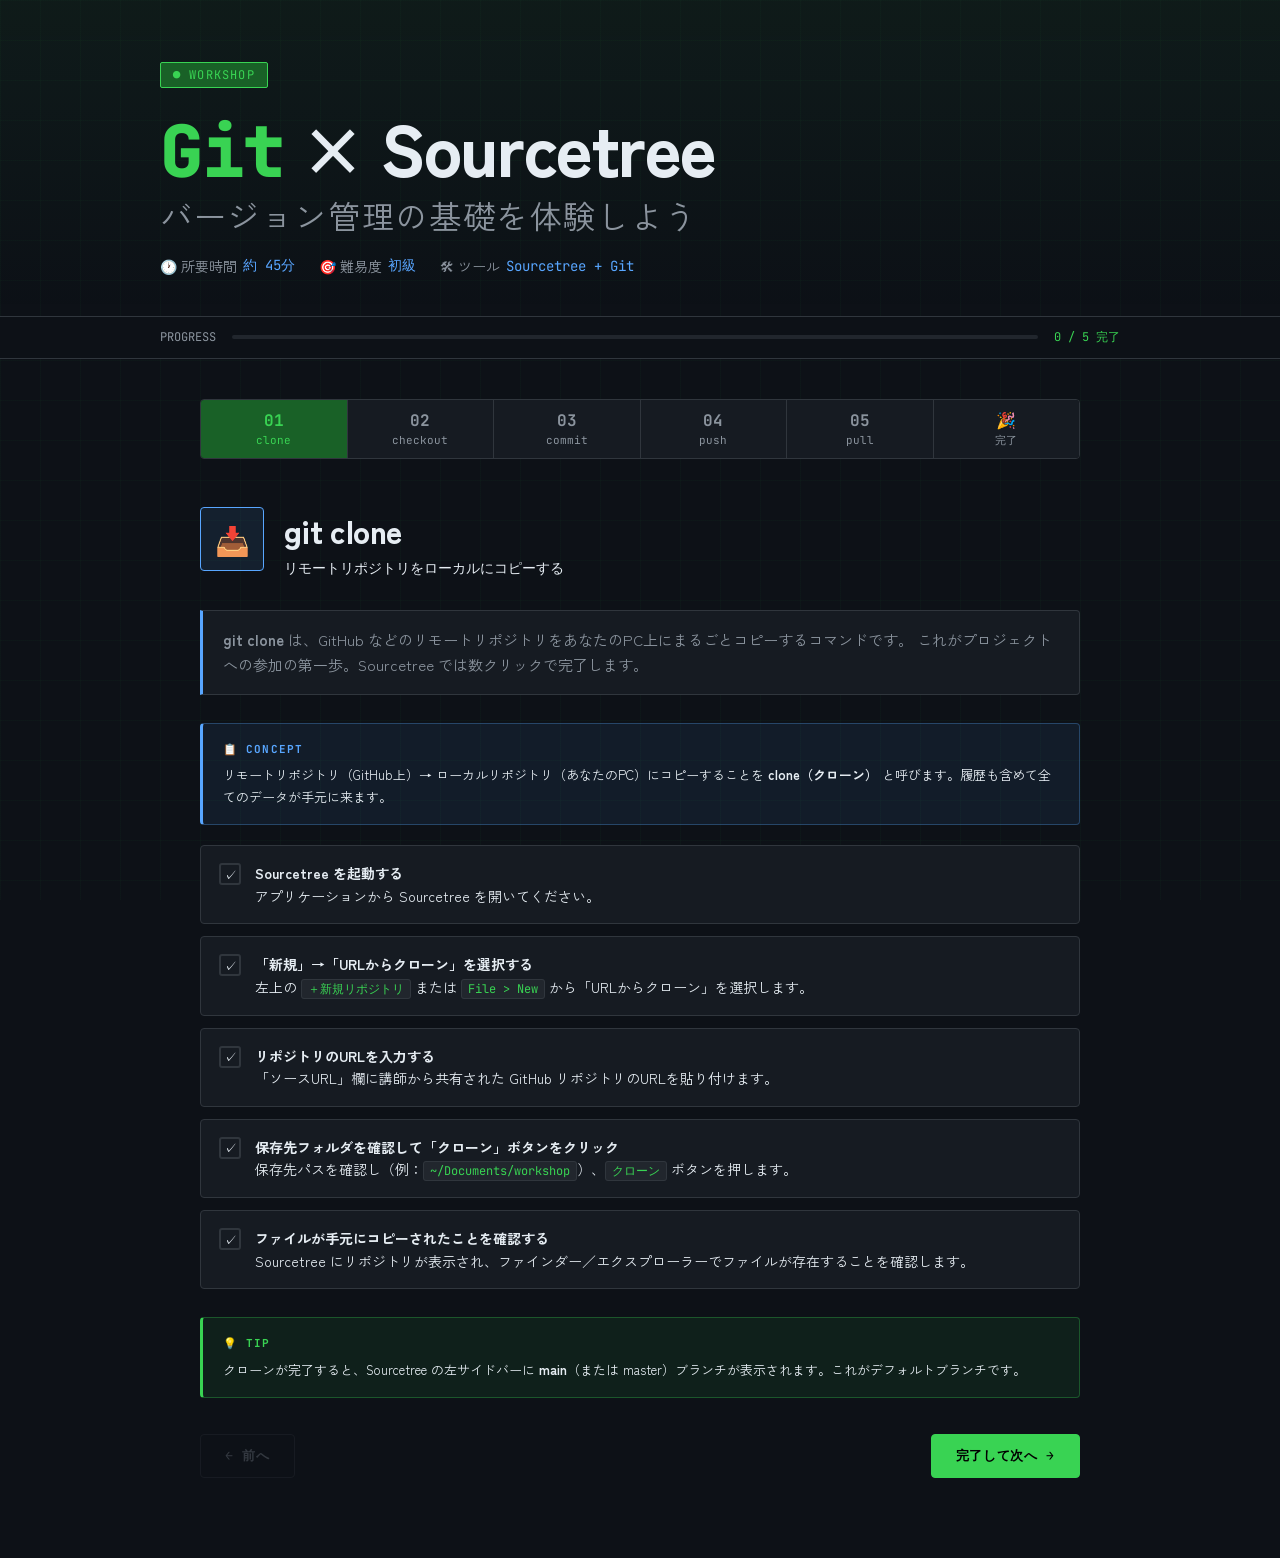
<file: git-basic-workflow-challenge/workshop.html>
<!DOCTYPE html>
<html lang="ja">
  <head>
    <meta charset="UTF-8" />
    <meta name="viewport" content="width=device-width, initial-scale=1.0" />
    <title>Git Workshop — Sourcetreeで学ぶ</title>
    <link
      href="https://fonts.googleapis.com/css2?family=Zen+Kaku+Gothic+New:wght@400;700;900&family=JetBrains+Mono:wght@400;700&display=swap"
      rel="stylesheet"
    />
    <style>
      :root {
        --bg: #0d1117;
        --surface: #161b22;
        --surface2: #21262d;
        --border: #30363d;
        --green: #39d353;
        --green-dim: #196127;
        --blue: #58a6ff;
        --orange: #f0883e;
        --purple: #bc8cff;
        --red: #ff7b72;
        --text: #e6edf3;
        --text-muted: #8b949e;
        --font-body: "Zen Kaku Gothic New", sans-serif;
        --font-mono: "JetBrains Mono", monospace;
      }

      * {
        margin: 0;
        padding: 0;
        box-sizing: border-box;
      }

      body {
        background: var(--bg);
        color: var(--text);
        font-family: var(--font-body);
        min-height: 100vh;
        overflow-x: hidden;
      }

      /* Grid background */
      body::before {
        content: "";
        position: fixed;
        inset: 0;
        background-image: linear-gradient(
            rgba(57, 211, 83, 0.03) 1px,
            transparent 1px
          ),
          linear-gradient(90deg, rgba(57, 211, 83, 0.03) 1px, transparent 1px);
        background-size: 40px 40px;
        pointer-events: none;
        z-index: 0;
      }

      /* Header */
      header {
        position: relative;
        z-index: 10;
        padding: 60px 40px 40px;
        border-bottom: 1px solid var(--border);
        background: linear-gradient(
          180deg,
          rgba(57, 211, 83, 0.05) 0%,
          transparent 100%
        );
      }

      .header-inner {
        max-width: 960px;
        margin: 0 auto;
      }

      .badge {
        display: inline-flex;
        align-items: center;
        gap: 8px;
        background: var(--green-dim);
        border: 1px solid var(--green);
        color: var(--green);
        font-family: var(--font-mono);
        font-size: 12px;
        padding: 4px 12px;
        border-radius: 2px;
        margin-bottom: 20px;
        letter-spacing: 0.1em;
      }

      .badge::before {
        content: "●";
        animation: blink 2s infinite;
      }

      @keyframes blink {
        0%,
        100% {
          opacity: 1;
        }
        50% {
          opacity: 0.3;
        }
      }

      h1 {
        font-size: clamp(36px, 6vw, 72px);
        font-weight: 900;
        line-height: 1.05;
        letter-spacing: -0.02em;
      }

      h1 .git {
        color: var(--green);
        font-family: var(--font-mono);
      }

      h1 .sub {
        display: block;
        font-size: 0.45em;
        color: var(--text-muted);
        font-weight: 400;
        letter-spacing: 0.05em;
        margin-top: 8px;
      }

      .header-meta {
        display: flex;
        gap: 24px;
        margin-top: 24px;
        flex-wrap: wrap;
      }

      .meta-pill {
        display: flex;
        align-items: center;
        gap: 6px;
        color: var(--text-muted);
        font-size: 14px;
      }

      .meta-pill span {
        color: var(--blue);
        font-family: var(--font-mono);
      }

      /* Progress bar */
      .progress-bar-wrap {
        position: sticky;
        top: 0;
        z-index: 100;
        background: var(--bg);
        border-bottom: 1px solid var(--border);
        padding: 12px 40px;
      }

      .progress-bar-inner {
        max-width: 960px;
        margin: 0 auto;
        display: flex;
        align-items: center;
        gap: 16px;
      }

      .progress-label {
        font-family: var(--font-mono);
        font-size: 12px;
        color: var(--text-muted);
        white-space: nowrap;
      }

      .progress-track {
        flex: 1;
        height: 4px;
        background: var(--surface2);
        border-radius: 2px;
        overflow: hidden;
      }

      .progress-fill {
        height: 100%;
        background: var(--green);
        border-radius: 2px;
        transition: width 0.5s cubic-bezier(0.4, 0, 0.2, 1);
        box-shadow: 0 0 8px var(--green);
        width: 0%;
      }

      .progress-count {
        font-family: var(--font-mono);
        font-size: 12px;
        color: var(--green);
        white-space: nowrap;
      }

      /* Main */
      main {
        position: relative;
        z-index: 10;
        max-width: 960px;
        margin: 0 auto;
        padding: 40px 40px 80px;
      }

      /* Steps nav */
      .steps-nav {
        display: flex;
        gap: 0;
        margin-bottom: 48px;
        border: 1px solid var(--border);
        border-radius: 4px;
        overflow: hidden;
        flex-wrap: wrap;
      }

      .nav-step {
        flex: 1;
        min-width: 120px;
        padding: 10px 8px;
        text-align: center;
        font-family: var(--font-mono);
        font-size: 11px;
        color: var(--text-muted);
        background: var(--surface);
        border-right: 1px solid var(--border);
        cursor: pointer;
        transition: all 0.2s;
        position: relative;
      }

      .nav-step:last-child {
        border-right: none;
      }

      .nav-step:hover {
        background: var(--surface2);
        color: var(--text);
      }

      .nav-step.active {
        background: var(--green-dim);
        color: var(--green);
      }

      .nav-step.done {
        color: var(--green);
      }

      .nav-step.done::after {
        content: " ✓";
      }

      .nav-step-num {
        display: block;
        font-size: 16px;
        font-weight: 700;
        margin-bottom: 2px;
      }

      /* Section */
      .section {
        display: none;
        animation: fadeIn 0.4s ease;
      }

      .section.active {
        display: block;
      }

      @keyframes fadeIn {
        from {
          opacity: 0;
          transform: translateY(12px);
        }
        to {
          opacity: 1;
          transform: translateY(0);
        }
      }

      /* Step card */
      .step-header {
        display: flex;
        align-items: flex-start;
        gap: 20px;
        margin-bottom: 32px;
      }

      .step-icon {
        width: 64px;
        height: 64px;
        border-radius: 4px;
        display: flex;
        align-items: center;
        justify-content: center;
        font-size: 28px;
        flex-shrink: 0;
        border: 1px solid;
      }

      .icon-clone {
        background: rgba(88, 166, 255, 0.1);
        border-color: var(--blue);
      }
      .icon-checkout {
        background: rgba(188, 140, 255, 0.1);
        border-color: var(--purple);
      }
      .icon-commit {
        background: rgba(57, 211, 83, 0.1);
        border-color: var(--green);
      }
      .icon-push {
        background: rgba(240, 136, 62, 0.1);
        border-color: var(--orange);
      }
      .icon-pull {
        background: rgba(255, 123, 114, 0.1);
        border-color: var(--red);
      }

      .step-title-wrap h2 {
        font-size: 32px;
        font-weight: 900;
        letter-spacing: -0.02em;
      }

      .step-cmd {
        font-family: var(--font-mono);
        font-size: 14px;
        margin-top: 6px;
      }

      .cmd-tag {
        background: var(--surface2);
        border: 1px solid var(--border);
        padding: 2px 10px;
        border-radius: 2px;
        font-family: var(--font-mono);
      }

      .step-intro {
        background: var(--surface);
        border: 1px solid var(--border);
        border-left: 3px solid var(--blue);
        padding: 16px 20px;
        border-radius: 0 4px 4px 0;
        font-size: 15px;
        line-height: 1.7;
        margin-bottom: 28px;
        color: var(--text-muted);
      }

      /* Task list */
      .task-list {
        list-style: none;
        display: flex;
        flex-direction: column;
        gap: 12px;
        margin-bottom: 28px;
      }

      .task-item {
        display: flex;
        align-items: flex-start;
        gap: 14px;
        background: var(--surface);
        border: 1px solid var(--border);
        border-radius: 4px;
        padding: 16px 18px;
        cursor: pointer;
        transition: all 0.2s;
      }

      .task-item:hover {
        border-color: var(--green);
        background: var(--surface2);
      }

      .task-item.checked {
        border-color: var(--green);
        background: rgba(57, 211, 83, 0.05);
      }

      .task-check {
        width: 22px;
        height: 22px;
        border: 2px solid var(--border);
        border-radius: 3px;
        flex-shrink: 0;
        margin-top: 1px;
        display: flex;
        align-items: center;
        justify-content: center;
        transition: all 0.2s;
        font-size: 13px;
      }

      .task-item.checked .task-check {
        background: var(--green);
        border-color: var(--green);
        color: #000;
      }

      .task-text {
        flex: 1;
        font-size: 14px;
        line-height: 1.6;
      }

      .task-text strong {
        color: var(--text);
        font-weight: 700;
      }

      .task-text .highlight {
        font-family: var(--font-mono);
        background: var(--surface2);
        border: 1px solid var(--border);
        padding: 1px 6px;
        border-radius: 3px;
        font-size: 12px;
        color: var(--green);
      }

      /* Screenshot hint */
      .screenshot-hint {
        background: var(--surface2);
        border: 1px dashed var(--border);
        border-radius: 4px;
        padding: 14px 18px;
        font-size: 13px;
        color: var(--text-muted);
        display: flex;
        align-items: center;
        gap: 10px;
        margin-bottom: 24px;
      }

      .screenshot-hint::before {
        content: "📸";
        font-size: 16px;
      }

      /* Info box */
      .info-box {
        border-radius: 4px;
        padding: 16px 20px;
        margin-bottom: 20px;
        font-size: 13px;
        line-height: 1.7;
      }

      .info-box.tip {
        background: rgba(57, 211, 83, 0.08);
        border: 1px solid rgba(57, 211, 83, 0.3);
        border-left: 3px solid var(--green);
      }

      .info-box.warning {
        background: rgba(240, 136, 62, 0.08);
        border: 1px solid rgba(240, 136, 62, 0.3);
        border-left: 3px solid var(--orange);
      }

      .info-box.info {
        background: rgba(88, 166, 255, 0.08);
        border: 1px solid rgba(88, 166, 255, 0.3);
        border-left: 3px solid var(--blue);
      }

      .info-box-label {
        font-weight: 700;
        font-family: var(--font-mono);
        font-size: 11px;
        letter-spacing: 0.1em;
        margin-bottom: 6px;
      }

      .tip .info-box-label {
        color: var(--green);
      }
      .warning .info-box-label {
        color: var(--orange);
      }
      .info .info-box-label {
        color: var(--blue);
      }

      /* Code block */
      .code-block {
        background: #010409;
        border: 1px solid var(--border);
        border-radius: 4px;
        padding: 16px 20px;
        font-family: var(--font-mono);
        font-size: 13px;
        color: var(--green);
        margin-bottom: 20px;
        overflow-x: auto;
        position: relative;
      }

      .code-block::before {
        content: attr(data-label);
        position: absolute;
        top: 8px;
        right: 12px;
        font-size: 10px;
        color: var(--text-muted);
        letter-spacing: 0.1em;
      }

      .code-comment {
        color: var(--text-muted);
      }
      .code-cmd {
        color: var(--blue);
      }
      .code-arg {
        color: var(--orange);
      }

      /* Navigation buttons */
      .nav-buttons {
        display: flex;
        gap: 12px;
        margin-top: 36px;
        justify-content: space-between;
        align-items: center;
      }

      .btn {
        display: inline-flex;
        align-items: center;
        gap: 8px;
        padding: 12px 24px;
        border-radius: 4px;
        font-family: var(--font-mono);
        font-size: 13px;
        font-weight: 700;
        letter-spacing: 0.05em;
        cursor: pointer;
        border: 1px solid;
        transition: all 0.2s;
        text-decoration: none;
      }

      .btn-primary {
        background: var(--green);
        border-color: var(--green);
        color: #000;
      }

      .btn-primary:hover {
        background: #5de87a;
        box-shadow: 0 0 20px rgba(57, 211, 83, 0.4);
      }

      .btn-secondary {
        background: transparent;
        border-color: var(--border);
        color: var(--text-muted);
      }

      .btn-secondary:hover {
        border-color: var(--text-muted);
        color: var(--text);
      }

      .btn:disabled {
        opacity: 0.3;
        cursor: not-allowed;
      }

      /* Complete screen */
      .complete-screen {
        text-align: center;
        padding: 60px 20px;
      }

      .complete-icon {
        font-size: 80px;
        margin-bottom: 24px;
        animation: pop 0.5s cubic-bezier(0.175, 0.885, 0.32, 1.275);
      }

      @keyframes pop {
        from {
          transform: scale(0);
          opacity: 0;
        }
        to {
          transform: scale(1);
          opacity: 1;
        }
      }

      .complete-screen h2 {
        font-size: 40px;
        font-weight: 900;
        color: var(--green);
        margin-bottom: 12px;
      }

      .complete-screen p {
        color: var(--text-muted);
        font-size: 16px;
        margin-bottom: 32px;
      }

      .command-summary {
        display: flex;
        flex-direction: column;
        gap: 8px;
        max-width: 480px;
        margin: 0 auto 32px;
        text-align: left;
      }

      .cmd-row {
        display: flex;
        align-items: center;
        gap: 12px;
        background: var(--surface);
        border: 1px solid var(--border);
        border-radius: 4px;
        padding: 10px 16px;
      }

      .cmd-row .cmd-icon {
        font-size: 16px;
      }
      .cmd-row .cmd-name {
        font-family: var(--font-mono);
        font-size: 13px;
        color: var(--green);
        flex: 1;
      }
      .cmd-row .cmd-desc {
        font-size: 12px;
        color: var(--text-muted);
      }

      /* Responsive */
      @media (max-width: 640px) {
        header {
          padding: 40px 20px 30px;
        }
        main {
          padding: 24px 20px 60px;
        }
        .progress-bar-wrap {
          padding: 10px 20px;
        }
        .steps-nav {
          display: none;
        }
        h1 {
          font-size: 36px;
        }
      }
    </style>
  </head>
  <body>
    <header>
      <div class="header-inner">
        <div class="badge">WORKSHOP</div>
        <h1>
          <span class="git">Git</span> × Sourcetree
          <span class="sub">バージョン管理の基礎を体験しよう</span>
        </h1>
        <div class="header-meta">
          <div class="meta-pill">🕐 所要時間 <span>約 45分</span></div>
          <div class="meta-pill">🎯 難易度 <span>初級</span></div>
          <div class="meta-pill">🛠 ツール <span>Sourcetree + Git</span></div>
        </div>
      </div>
    </header>

    <div class="progress-bar-wrap">
      <div class="progress-bar-inner">
        <div class="progress-label">PROGRESS</div>
        <div class="progress-track">
          <div class="progress-fill" id="progressFill"></div>
        </div>
        <div class="progress-count" id="progressCount">0 / 5 完了</div>
      </div>
    </div>

    <main>
      <!-- Steps nav -->
      <div class="steps-nav" id="stepsNav">
        <div class="nav-step active" onclick="goTo(0)" id="nav0">
          <span class="nav-step-num">01</span>clone
        </div>
        <div class="nav-step" onclick="goTo(1)" id="nav1">
          <span class="nav-step-num">02</span>checkout
        </div>
        <div class="nav-step" onclick="goTo(2)" id="nav2">
          <span class="nav-step-num">03</span>commit
        </div>
        <div class="nav-step" onclick="goTo(3)" id="nav3">
          <span class="nav-step-num">04</span>push
        </div>
        <div class="nav-step" onclick="goTo(4)" id="nav4">
          <span class="nav-step-num">05</span>pull
        </div>
        <div class="nav-step" onclick="goTo(5)" id="nav5">
          <span class="nav-step-num">🎉</span>完了
        </div>
      </div>

      <!-- STEP 0: clone -->
      <div class="section active" id="section0">
        <div class="step-header">
          <div class="step-icon icon-clone">📥</div>
          <div class="step-title-wrap">
            <h2>git clone</h2>
            <div class="step-cmd">リモートリポジトリをローカルにコピーする</div>
          </div>
        </div>

        <div class="step-intro">
          <strong>git clone</strong> は、GitHub
          などのリモートリポジトリをあなたのPC上にまるごとコピーするコマンドです。
          これがプロジェクトへの参加の第一歩。Sourcetree
          では数クリックで完了します。
        </div>

        <div class="info-box info">
          <div class="info-box-label">📋 CONCEPT</div>
          リモートリポジトリ（GitHub上）→
          ローカルリポジトリ（あなたのPC）にコピーすることを
          <strong>clone（クローン）</strong>
          と呼びます。履歴も含めて全てのデータが手元に来ます。
        </div>

        <ul class="task-list" id="tasks0">
          <li class="task-item" onclick="toggleTask(this, 0, 0)">
            <div class="task-check">✓</div>
            <div class="task-text">
              <strong>Sourcetree を起動する</strong><br />
              アプリケーションから Sourcetree を開いてください。
            </div>
          </li>
          <li class="task-item" onclick="toggleTask(this, 0, 1)">
            <div class="task-check">✓</div>
            <div class="task-text">
              <strong>「新規」→「URLからクローン」を選択する</strong><br />
              左上の <span class="highlight">＋新規リポジトリ</span> または
              <span class="highlight">File > New</span>
              から「URLからクローン」を選択します。
            </div>
          </li>
          <li class="task-item" onclick="toggleTask(this, 0, 2)">
            <div class="task-check">✓</div>
            <div class="task-text">
              <strong>リポジトリのURLを入力する</strong><br />
              「ソースURL」欄に講師から共有された GitHub
              リポジトリのURLを貼り付けます。
            </div>
          </li>
          <li class="task-item" onclick="toggleTask(this, 0, 3)">
            <div class="task-check">✓</div>
            <div class="task-text">
              <strong
                >保存先フォルダを確認して「クローン」ボタンをクリック</strong
              ><br />
              保存先パスを確認し（例：<span class="highlight"
                >~/Documents/workshop</span
              >）、<span class="highlight">クローン</span> ボタンを押します。
            </div>
          </li>
          <li class="task-item" onclick="toggleTask(this, 0, 4)">
            <div class="task-check">✓</div>
            <div class="task-text">
              <strong>ファイルが手元にコピーされたことを確認する</strong><br />
              Sourcetree
              にリポジトリが表示され、ファインダー／エクスプローラーでファイルが存在することを確認します。
            </div>
          </li>
        </ul>

        <div class="info-box tip">
          <div class="info-box-label">💡 TIP</div>
          クローンが完了すると、Sourcetree の左サイドバーに
          <strong>main</strong>（または
          master）ブランチが表示されます。これがデフォルトブランチです。
        </div>

        <div class="nav-buttons">
          <button class="btn btn-secondary" disabled>← 前へ</button>
          <button class="btn btn-primary" onclick="completeStep(0)">
            完了して次へ →
          </button>
        </div>
      </div>

      <!-- STEP 1: checkout -->
      <div class="section" id="section1">
        <div class="step-header">
          <div class="step-icon icon-checkout">🌿</div>
          <div class="step-title-wrap">
            <h2>git checkout</h2>
            <div class="step-cmd">新しいブランチを作成して切り替える</div>
          </div>
        </div>

        <div class="step-intro">
          <strong>git checkout</strong>
          は作業するブランチを切り替えるコマンドです。
          本番コードを守るため、新機能や修正は必ず<strong>新しいブランチ</strong>を作って作業します。これがチーム開発の鉄則です。
        </div>

        <div class="info-box info">
          <div class="info-box-label">📋 CONCEPT</div>
          <strong>ブランチ</strong>
          とは、コードの「作業コピー」のようなもの。main
          ブランチから分岐して作業することで、他の人の作業を邪魔せずに開発できます。
        </div>

        <ul class="task-list" id="tasks1">
          <li class="task-item" onclick="toggleTask(this, 1, 0)">
            <div class="task-check">✓</div>
            <div class="task-text">
              <strong>左サイドバーの「ブランチ」を確認する</strong><br />
              現在
              <span class="highlight">main</span>
              ブランチにいることを確認しましょう。ブランチ名の横に ●
              が表示されます。
            </div>
          </li>
          <li class="task-item" onclick="toggleTask(this, 1, 1)">
            <div class="task-check">✓</div>
            <div class="task-text">
              <strong>新しいブランチを作成する</strong><br />
              上部ツールバーの
              <span class="highlight">ブランチ</span>
              ボタンをクリック。ブランチ名を
              <span class="highlight">feature/yourname</span>
              と入力して「ブランチを作成」します。
            </div>
          </li>
          <li class="task-item" onclick="toggleTask(this, 1, 2)">
            <div class="task-check">✓</div>
            <div class="task-text">
              <strong>新しいブランチに切り替わったか確認する</strong><br />
              左サイドバーに
              <span class="highlight">feature/yourname</span>
              が表示され、太字（現在のブランチ）になっていることを確認します。
            </div>
          </li>
          <li class="task-item" onclick="toggleTask(this, 1, 3)">
            <div class="task-check">✓</div>
            <div class="task-text">
              <strong>ダブルクリックで別のブランチに切り替えてみる</strong
              ><br />
              左サイドバーの
              <span class="highlight">main</span> をダブルクリック → また
              <span class="highlight">feature/yourname</span> に戻ります。これが
              checkout の操作です。
            </div>
          </li>
        </ul>

        <div class="info-box tip">
          <div class="info-box-label">💡 TIP</div>
          ブランチ名の命名規則は会社やプロジェクトによって異なりますが、<strong
            >feature/機能名</strong
          >
          や <strong>fix/バグ名</strong> のように種類を prefix
          につけるのが一般的です。
        </div>

        <div class="info-box warning">
          <div class="info-box-label">⚠️ CAUTION</div>
          作業を始める前に必ず正しいブランチにいることを確認しましょう。間違ったブランチで変更してしまうと取り返しが大変です。
        </div>

        <div class="nav-buttons">
          <button class="btn btn-secondary" onclick="goTo(0)">← 前へ</button>
          <button class="btn btn-primary" onclick="completeStep(1)">
            完了して次へ →
          </button>
        </div>
      </div>

      <!-- STEP 2: commit -->
      <div class="section" id="section2">
        <div class="step-header">
          <div class="step-icon icon-commit">📝</div>
          <div class="step-title-wrap">
            <h2>git commit</h2>
            <div class="step-cmd">変更をローカルリポジトリに記録する</div>
          </div>
        </div>

        <div class="step-intro">
          <strong>git commit</strong>
          は、ファイルへの変更を「スナップショット」として保存するコマンドです。
          コミットは変更の履歴として残り、いつでも過去の状態に戻れるようになります。
        </div>

        <div class="info-box info">
          <div class="info-box-label">📋 CONCEPT</div>
          コミットは <strong>ステージング（add）</strong> →
          <strong>コミット（commit）</strong>
          の2段階で行います。ステージングは「この変更をコミットに含める」という宣言です。
        </div>

        <div class="info-box warning">
          <div class="info-box-label">📂 使用ファイル</div>
          リポジトリ内の
          <span class="highlight">top-page.html</span>
          を元に、自分用のコピー
          <span class="highlight">top-page.your-name.html</span>
          を作成して使います。会社・チームの紹介ページです。ファイル内の
          <code>&lt;!-- 編集ポイント A〜F --&gt;</code>
          コメントを目印に変更箇所を見つけましょう。
        </div>

        <ul class="task-list" id="tasks2">
          <li class="task-item" onclick="toggleTask(this, 2, 0)">
            <div class="task-check">✓</div>
            <div class="task-text">
              <strong
                >top-page.html をコピーして top-page.your-name.html
                を作成する</strong
              ><br />
              リポジトリ内の
              <span class="highlight">top-page.html</span>
              を VS Code などのエディタで開き、
              <span class="highlight">名前を付けて保存</span>
              などを使って
              <span class="highlight">top-page.your-name.html</span>
              という名前で同じフォルダにコピーを作成します。
              以降の編集はこのファイルで行います。
            </div>
          </li>
          <li class="task-item" onclick="toggleTask(this, 2, 1)">
            <div class="task-check">✓</div>
            <div class="task-text">
              <strong>top-page.your-name.html をエディタとブラウザで開く</strong
              ><br />
              <span class="highlight">top-page.your-name.html</span> を VS Code
              などのエディタで開きます。同時にブラウザにドラッグ＆ドロップして、変更前の見た目を確認しておきましょう。
            </div>
          </li>
          <li class="task-item" onclick="toggleTask(this, 2, 2)">
            <div class="task-check">✓</div>
            <div class="task-text">
              <strong>【編集ポイント B】チーム名・会社名を変更する</strong
              ><br />
              <span class="highlight">&lt;!-- 編集ポイント B --&gt;</span>
              の直下にある
              <span class="highlight">Team Horizon</span>
              を自分たちのチーム名に変更して保存します。<br />
              例：<code>Dev Squad Tokyo</code>
            </div>
          </li>
          <li class="task-item" onclick="toggleTask(this, 2, 3)">
            <div class="task-check">✓</div>
            <div class="task-text">
              <strong>【編集ポイント F】自分の名前・役職を追加する</strong
              ><br />
              <span class="highlight">&lt;!-- 編集ポイント F --&gt;</span>
              の下にあるメンバーカードの
              <span class="highlight">山田 太郎</span> や役職
              <span class="highlight">Team Lead</span>
              を自分の名前・役職に書き換えて保存します。
            </div>
          </li>
          <li class="task-item" onclick="toggleTask(this, 2, 4)">
            <div class="task-check">✓</div>
            <div class="task-text">
              <strong>【編集ポイント A】メインカラーを変更する</strong><br />
              ファイル上部の CSS 変数
              <span class="highlight">--color-primary: #2563eb;</span>
              の色コードを変えて保存します。<br />
              例：緑 → <code>#16a34a</code>　紫 → <code>#7c3aed</code>　赤 →
              <code>#dc2626</code><br />
              ブラウザをリロードしてナビやボタンの色が変わったか確認しましょう。
            </div>
          </li>
          <li class="task-item" onclick="toggleTask(this, 2, 5)">
            <div class="task-check">✓</div>
            <div class="task-text">
              <strong>Sourcetree で差分を確認する</strong><br />
              Sourcetree の
              <span class="highlight">作業ツリーのファイル</span> に
              <span class="highlight">top-page.your-name.html</span>
              が表示されます。ファイルをクリックすると右側に差分（赤＝削除した行、緑＝追加した行）が表示されます。
            </div>
          </li>
          <li class="task-item" onclick="toggleTask(this, 2, 6)">
            <div class="task-check">✓</div>
            <div class="task-text">
              <strong>ステージングしてコミットする</strong><br />
              top-page.your-name.html を
              <span class="highlight">＋ ステージング</span>
              してから、変更内容がわかるコミットメッセージを書いて
              <span class="highlight">コミット</span> ボタンを押します。<br />
              例：<span class="highlight"
                >Update team name, member info, and primary color</span
              >
            </div>
          </li>
        </ul>

        <div class="info-box tip">
          <div class="info-box-label">💡 GOOD COMMIT MESSAGE</div>
          良いコミットメッセージは
          <strong>「何を」変えたか</strong> が1行でわかるもの。<br />
          ✅ <code>Update team name, member info, and primary color</code><br />
          ❌ <code>修正した</code> / <code>htmlいじった</code>
        </div>

        <div class="nav-buttons">
          <button class="btn btn-secondary" onclick="goTo(1)">← 前へ</button>
          <button class="btn btn-primary" onclick="completeStep(2)">
            完了して次へ →
          </button>
        </div>
      </div>

      <!-- STEP 3: push -->
      <div class="section" id="section3">
        <div class="step-header">
          <div class="step-icon icon-push">🚀</div>
          <div class="step-title-wrap">
            <h2>git push</h2>
            <div class="step-cmd">ローカルの変更をリモートに送信する</div>
          </div>
        </div>

        <div class="step-intro">
          <strong>git push</strong> は、ローカルでコミットした変更を GitHub
          などのリモートリポジトリにアップロードするコマンドです。
          チームメンバーがあなたの変更を見られるようになります。
        </div>

        <div class="info-box info">
          <div class="info-box-label">📋 CONCEPT</div>
          コミットはローカルだけに存在します。<strong
            >push することで初めてリモートに反映</strong
          >され、他の人と共有できます。push したブランチは GitHub 上で Pull
          Request(GitLabだと Merge Request) を作成できます。
        </div>

        <ul class="task-list" id="tasks3">
          <li class="task-item" onclick="toggleTask(this, 3, 0)">
            <div class="task-check">✓</div>
            <div class="task-text">
              <strong>ヒストリーでコミットを確認する</strong><br />
              Sourcetree 上部の
              <span class="highlight">ヒストリー</span>
              タブを開き、先ほどのコミットが表示されていることを確認します。
            </div>
          </li>
          <li class="task-item" onclick="toggleTask(this, 3, 1)">
            <div class="task-check">✓</div>
            <div class="task-text">
              <strong>「プッシュ」ボタンをクリックする</strong><br />
              上部ツールバーの
              <span class="highlight">プッシュ</span> ボタンをクリックします。
            </div>
          </li>
          <li class="task-item" onclick="toggleTask(this, 3, 2)">
            <div class="task-check">✓</div>
            <div class="task-text">
              <strong>プッシュするブランチを確認する</strong><br />
              ダイアログで
              <span class="highlight">feature/yourname</span>
              ブランチが選択されていることを確認して「プッシュ」をクリックします。
            </div>
          </li>
          <li class="task-item" onclick="toggleTask(this, 3, 3)">
            <div class="task-check">✓</div>
            <div class="task-text">
              <strong>GitHub でプッシュを確認する</strong><br />
              ブラウザでリポジトリを開き、<span class="highlight"
                >feature/yourname</span
              >
              ブランチが表示されることを確認します。
            </div>
          </li>
        </ul>

        <div class="screenshot-hint">
          ここで GitHub
          を開いて、ブランチが追加されているか確認しましょう。「Compare & pull
          request」ボタンも確認できます。
        </div>

        <div class="info-box warning">
          <div class="info-box-label">⚠️ CAUTION</div>
          <span class="highlight">git push -f</span
          >（強制プッシュ）は他の人のコミットを消してしまう危険なコマンドです。チームでの作業では絶対に使わないようにしましょう。
        </div>

        <div class="nav-buttons">
          <button class="btn btn-secondary" onclick="goTo(2)">← 前へ</button>
          <button class="btn btn-primary" onclick="completeStep(3)">
            完了して次へ →
          </button>
        </div>
      </div>

      <!-- STEP 4: pull -->
      <div class="section" id="section4">
        <div class="step-header">
          <div class="step-icon icon-pull">⬇️</div>
          <div class="step-title-wrap">
            <h2>git pull</h2>
            <div class="step-cmd">リモートの最新変更をローカルに取り込む</div>
          </div>
        </div>

        <div class="step-intro">
          <strong>git pull</strong>
          は、リモートリポジトリの最新の変更をローカルに取り込むコマンドです。
          チームメンバーがプッシュした変更を自分のPCに反映させるために使います。毎朝作業を始める前に実行するのが習慣です。
        </div>

        <div class="info-box info">
          <div class="info-box-label">📋 CONCEPT</div>
          <strong>git pull</strong> =
          <strong>git fetch</strong>（リモートの変更を取得）+
          <strong>git merge</strong
          >（ローカルに統合）の2つの操作をまとめたコマンドです。
        </div>

        <ul class="task-list" id="tasks4">
          <li class="task-item" onclick="toggleTask(this, 4, 0)">
            <div class="task-check">✓</div>
            <div class="task-text">
              <strong>main ブランチに切り替える</strong><br />
              左サイドバーの
              <span class="highlight">main</span>
              をダブルクリックして切り替えます。
            </div>
          </li>
          <li class="task-item" onclick="toggleTask(this, 4, 1)">
            <div class="task-check">✓</div>
            <div class="task-text">
              <strong>「プル」ボタンをクリックする</strong><br />
              上部ツールバーの
              <span class="highlight">プル</span> ボタンをクリックします。
            </div>
          </li>
          <li class="task-item" onclick="toggleTask(this, 4, 2)">
            <div class="task-check">✓</div>
            <div class="task-text">
              <strong>プルするブランチを確認して実行する</strong><br />
              ダイアログで
              <span class="highlight">origin/main</span>
              が選択されていることを確認し「プル」をクリックします。
            </div>
          </li>
          <li class="task-item" onclick="toggleTask(this, 4, 3)">
            <div class="task-check">✓</div>
            <div class="task-text">
              <strong>ヒストリーを確認する</strong><br />
              他のメンバーのコミットが
              <span class="highlight">ヒストリー</span>
              に表示されることを確認します。
            </div>
          </li>
          <li class="task-item" onclick="toggleTask(this, 4, 4)">
            <div class="task-check">✓</div>
            <div class="task-text">
              <strong>【ボーナス】コンフリクトを体験する（任意）</strong><br />
              同じファイルの同じ行を2人で変更すると「コンフリクト」が発生します。講師の指示に従って解決方法を確認しましょう。
            </div>
          </li>
        </ul>

        <div class="info-box tip">
          <div class="info-box-label">💡 BEST PRACTICE</div>
          作業を始める前に必ず
          <strong>git pull</strong>
          を実行しましょう。リモートと差異がある状態で作業を続けると、コンフリクトが起きやすくなります。
        </div>

        <div class="nav-buttons">
          <button class="btn btn-secondary" onclick="goTo(3)">← 前へ</button>
          <button class="btn btn-primary" onclick="completeStep(4)">
            ワークショップ完了！🎉
          </button>
        </div>
      </div>

      <!-- STEP 5: Complete -->
      <div class="section" id="section5">
        <div class="complete-screen">
          <div class="complete-icon">🎉</div>
          <h2>ワークショップ完了！</h2>
          <p>
            Gitの基本操作を Sourcetree で体験しました。<br />おめでとうございます！
          </p>

          <div class="command-summary">
            <div class="cmd-row">
              <span class="cmd-icon">📥</span>
              <span class="cmd-name">git clone</span>
              <span class="cmd-desc">リポジトリをローカルにコピー</span>
            </div>
            <div class="cmd-row">
              <span class="cmd-icon">🌿</span>
              <span class="cmd-name">git checkout</span>
              <span class="cmd-desc">ブランチを作成・切り替え</span>
            </div>
            <div class="cmd-row">
              <span class="cmd-icon">📝</span>
              <span class="cmd-name">git commit</span>
              <span class="cmd-desc">変更をローカルに記録</span>
            </div>
            <div class="cmd-row">
              <span class="cmd-icon">🚀</span>
              <span class="cmd-name">git push</span>
              <span class="cmd-desc">ローカルの変更をリモートへ送信</span>
            </div>
            <div class="cmd-row">
              <span class="cmd-icon">⬇️</span>
              <span class="cmd-name">git pull</span>
              <span class="cmd-desc">リモートの最新変更を取得</span>
            </div>
          </div>

          <div
            class="info-box tip"
            style="max-width: 480px; margin: 0 auto 24px; text-align: left"
          >
            <div class="info-box-label">🚀 NEXT STEPS</div>
            次のステップとして
            <strong>Pull Request（PR）</strong> の作成、コードレビュー、<strong
              >git rebase</strong
            >
            や <strong>git stash</strong> なども学んでみましょう！
          </div>

          <button
            class="btn btn-secondary"
            onclick="goTo(0)"
            style="margin: 0 auto"
          >
            最初からやり直す
          </button>
        </div>
      </div>
    </main>

    <script>
      let currentStep = 0;
      const totalSteps = 5;

      // task completion state [step][taskIndex]
      const taskState = {};
      const taskCounts = [5, 4, 6, 4, 5];
      const stepDone = {};

      for (let s = 0; s < totalSteps; s++) {
        taskState[s] = {};
      }

      function toggleTask(el, stepIdx, taskIdx) {
        const key = `${stepIdx}-${taskIdx}`;
        taskState[stepIdx][taskIdx] = !taskState[stepIdx][taskIdx];
        el.classList.toggle("checked", taskState[stepIdx][taskIdx]);
        updateProgress();
      }

      function updateProgress() {
        let totalTasks = taskCounts.reduce((a, b) => a + b, 0);
        let doneTasks = 0;
        for (let s = 0; s < totalSteps; s++) {
          for (let t = 0; t < taskCounts[s]; t++) {
            if (taskState[s][t]) doneTasks++;
          }
        }
        const pct = Math.round((doneTasks / totalTasks) * 100);
        document.getElementById("progressFill").style.width = pct + "%";

        // count completed steps
        let completedSteps = 0;
        for (let s = 0; s < totalSteps; s++) {
          if (stepDone[s]) completedSteps++;
        }
        document.getElementById("progressCount").textContent =
          completedSteps + " / " + totalSteps + " 完了";
      }

      function goTo(idx) {
        document
          .getElementById("section" + currentStep)
          .classList.remove("active");
        document.getElementById("nav" + currentStep).classList.remove("active");

        currentStep = idx;

        document
          .getElementById("section" + currentStep)
          .classList.add("active");
        const nav = document.getElementById("nav" + currentStep);
        if (nav) nav.classList.add("active");

        window.scrollTo({ top: 0, behavior: "smooth" });
      }

      function completeStep(stepIdx) {
        stepDone[stepIdx] = true;

        // auto-check all tasks for that step
        for (let t = 0; t < taskCounts[stepIdx]; t++) {
          taskState[stepIdx][t] = true;
          const tasks = document.querySelectorAll(
            "#tasks" + stepIdx + " .task-item"
          );
          if (tasks[t]) tasks[t].classList.add("checked");
        }

        const nav = document.getElementById("nav" + stepIdx);
        if (nav) {
          nav.classList.remove("active");
          nav.classList.add("done");
        }

        updateProgress();
        goTo(stepIdx + 1);
      }

      // Init
      updateProgress();
    </script>
  </body>
</html>
</file>
